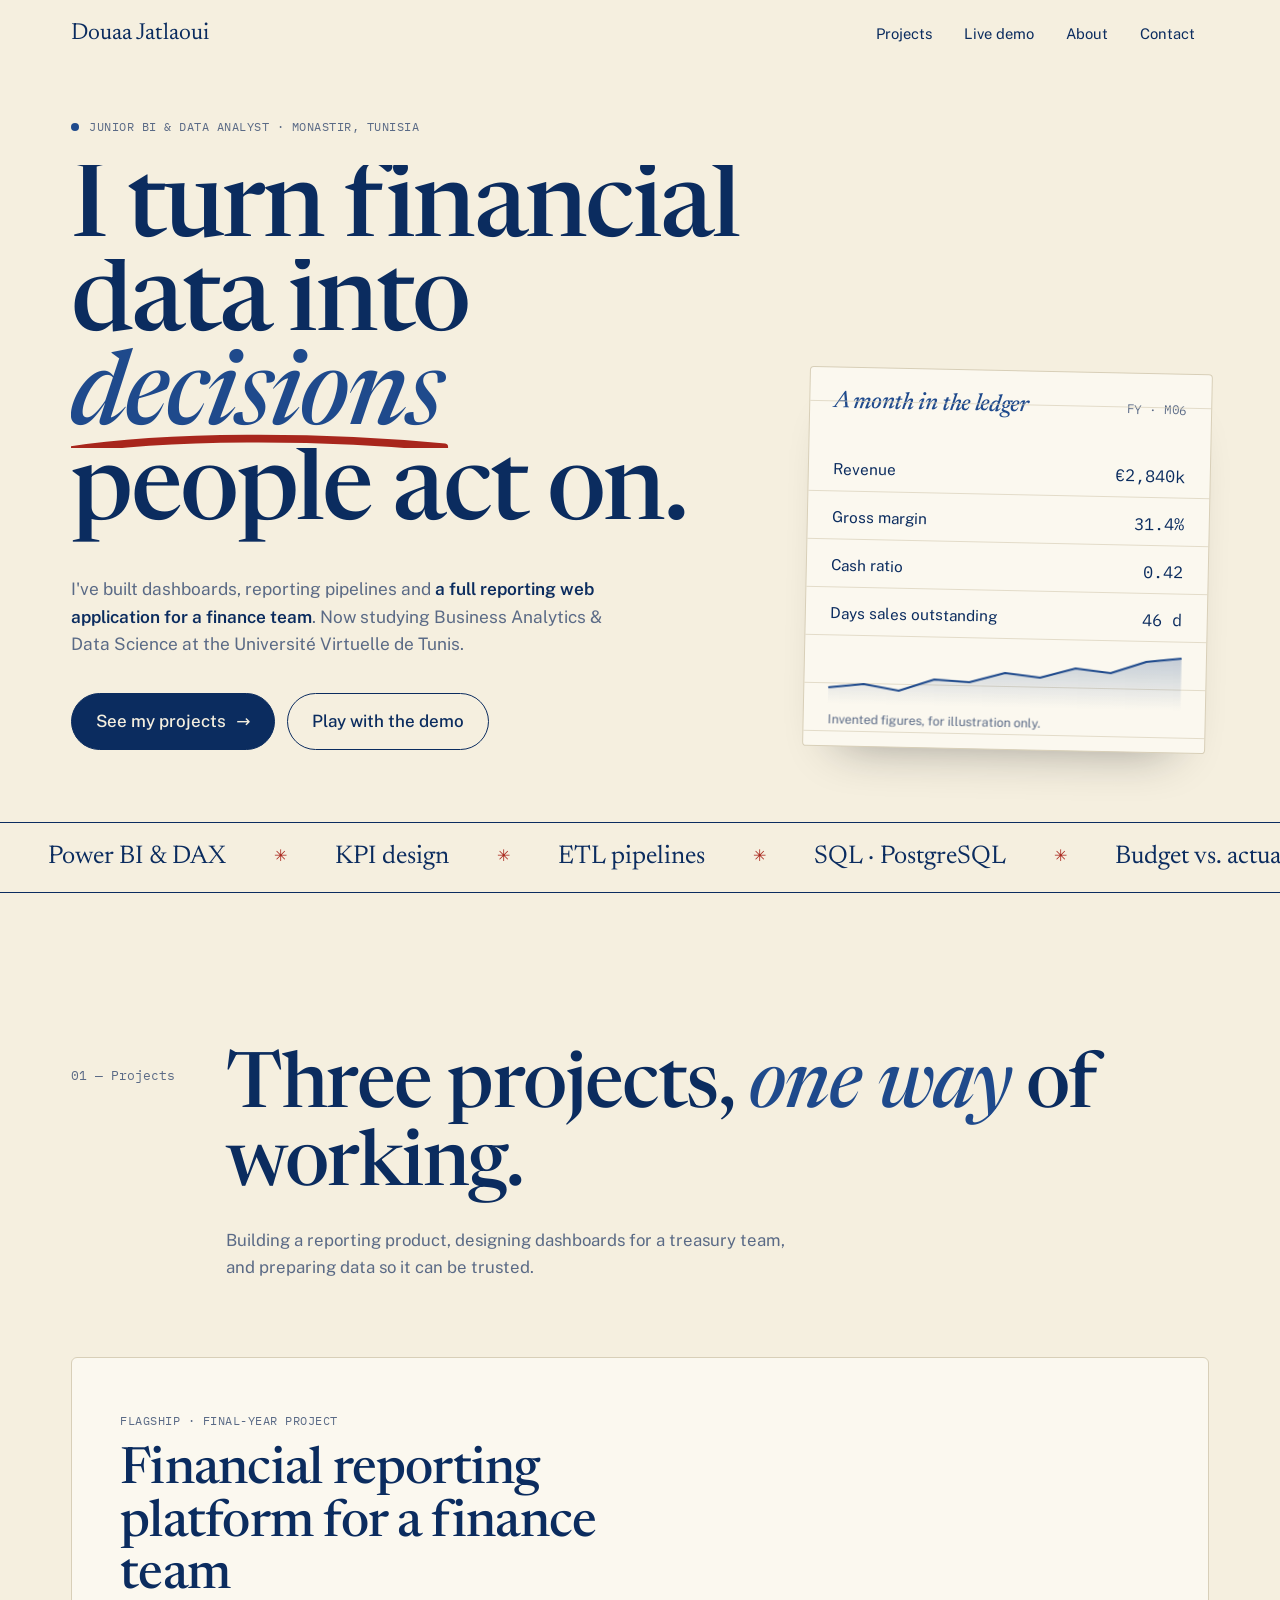
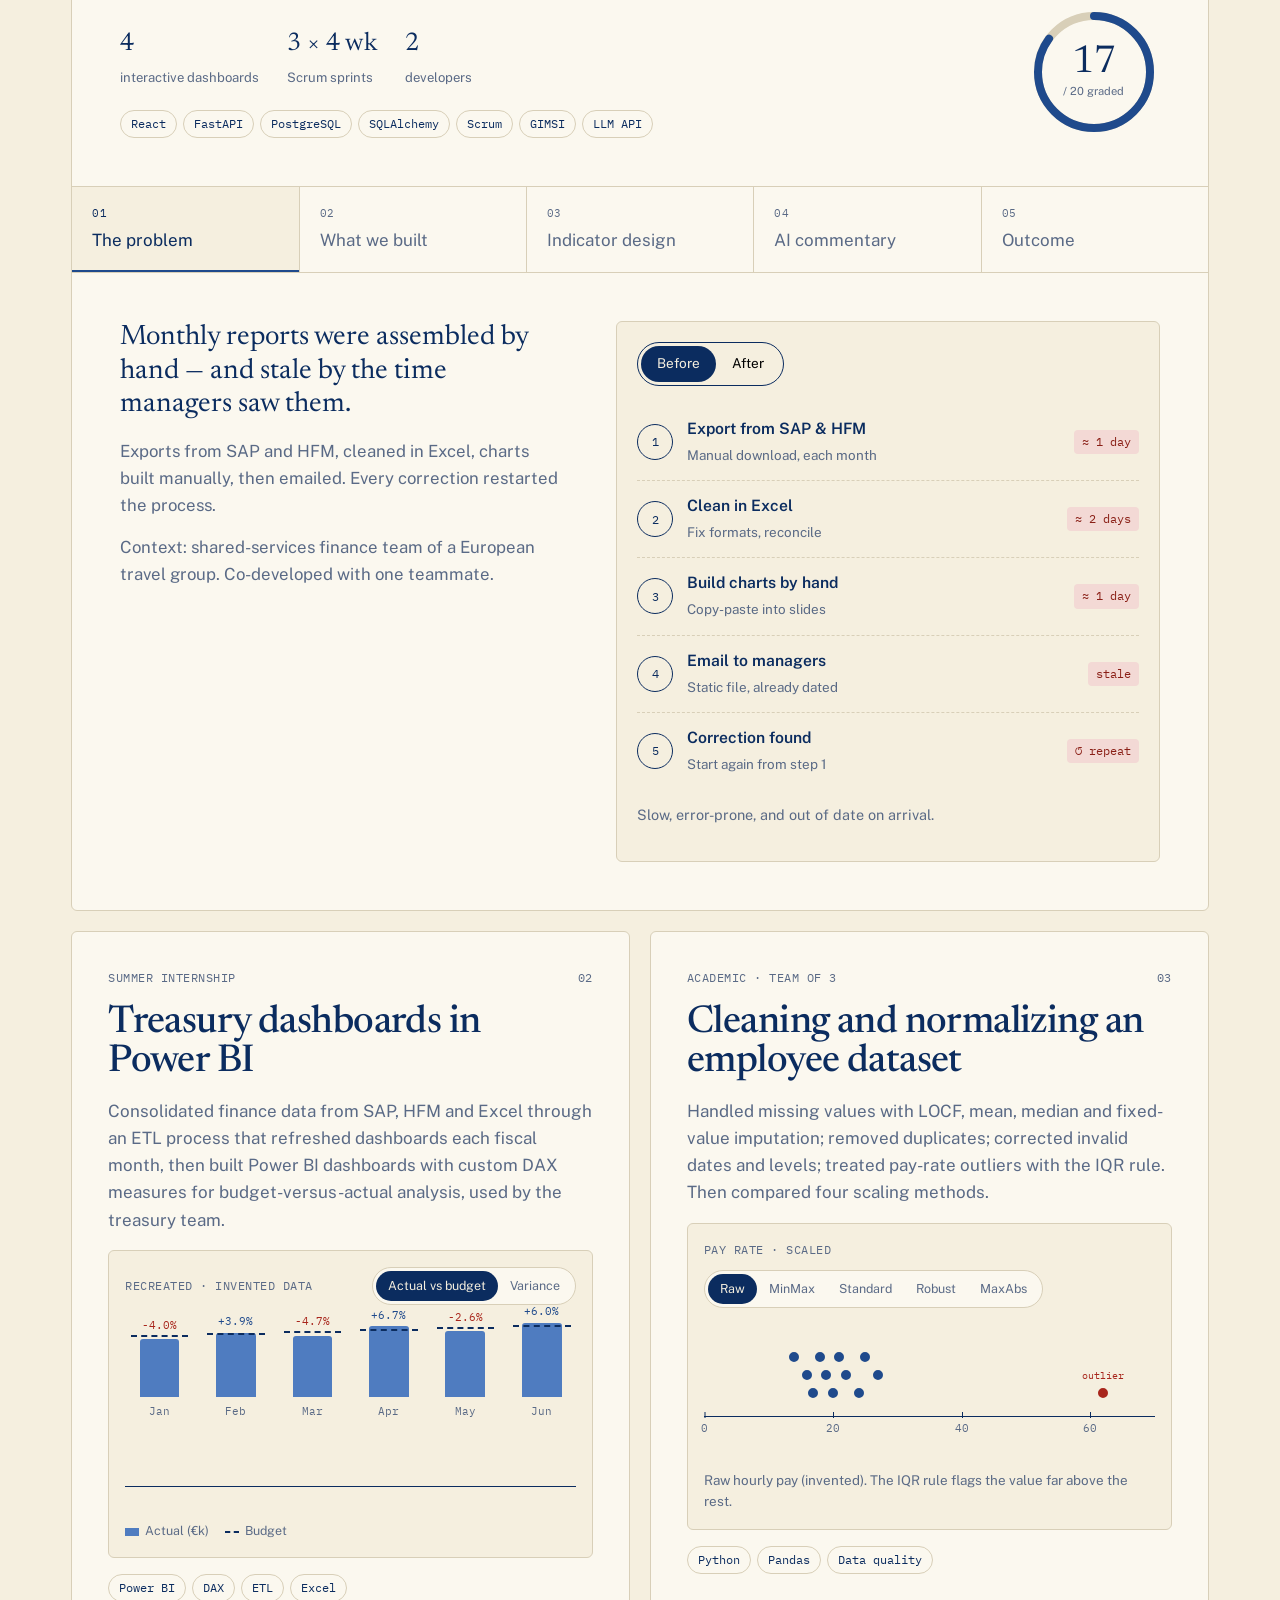
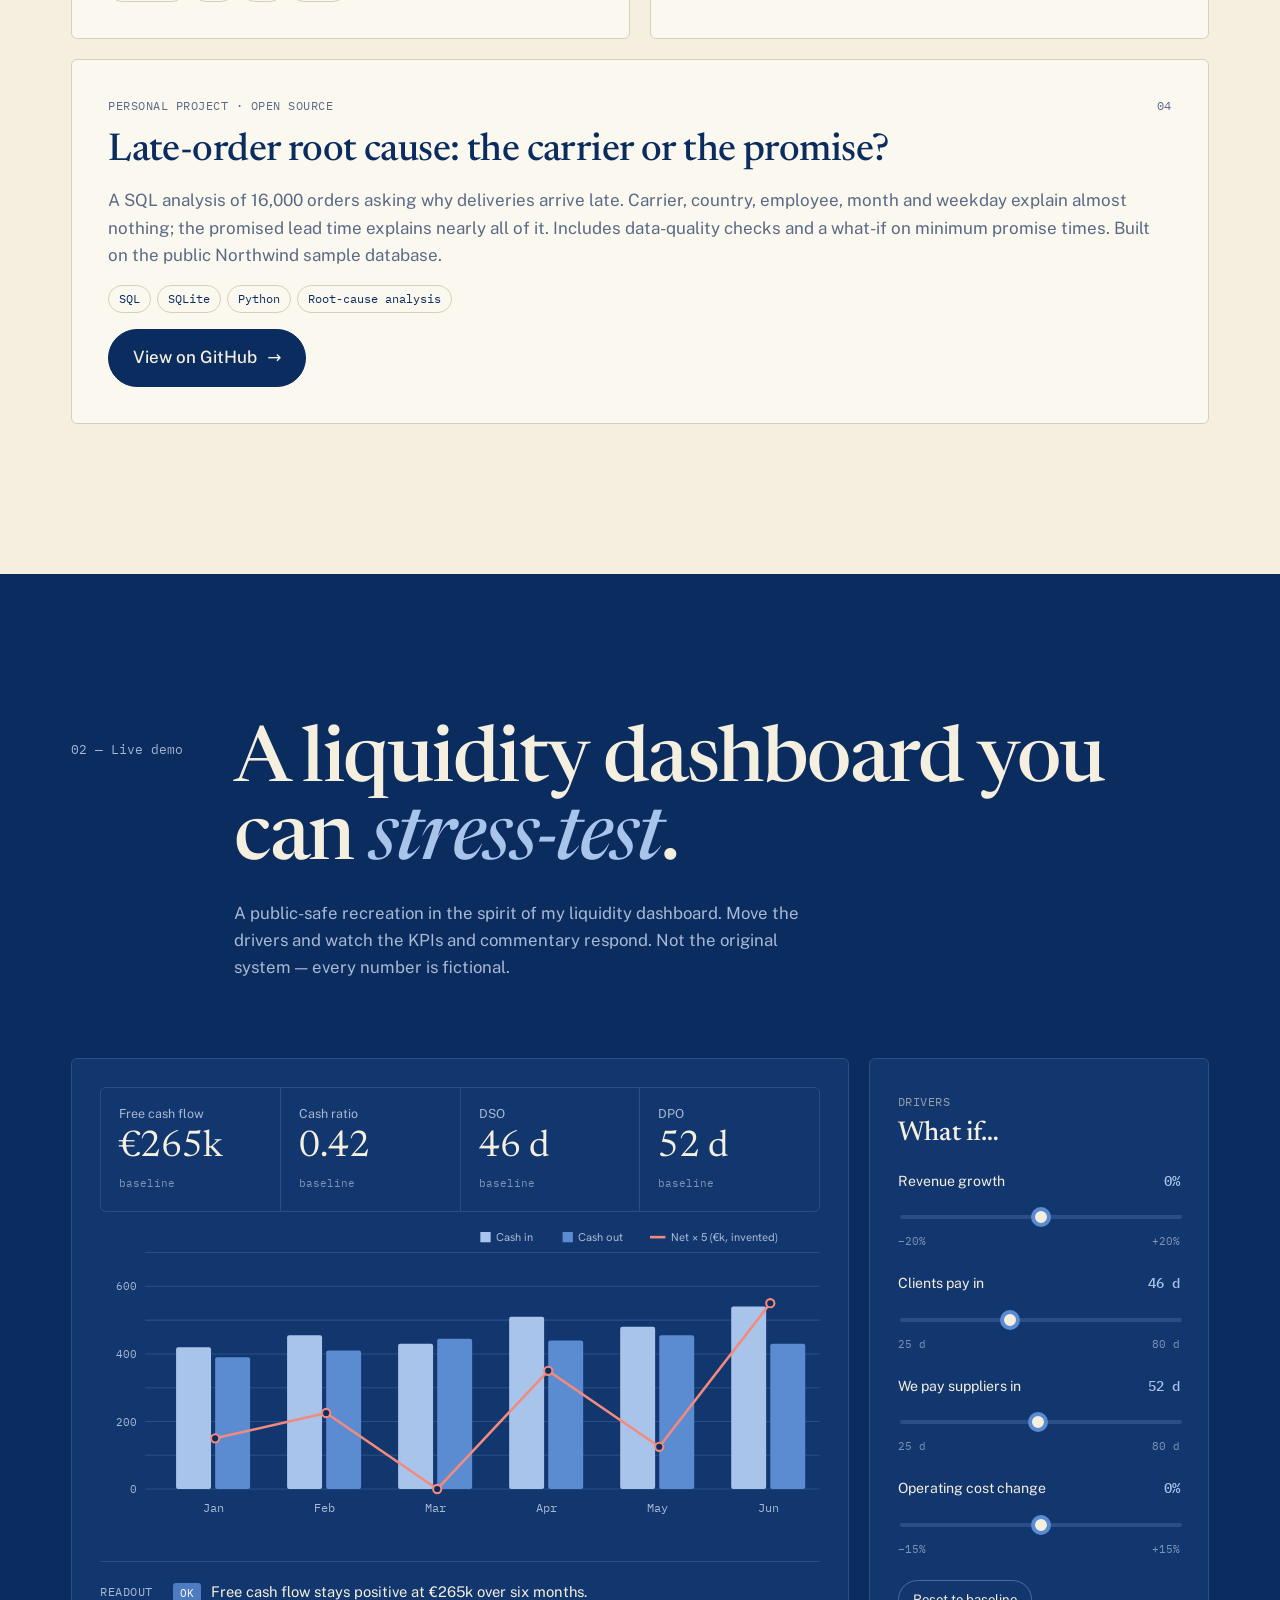
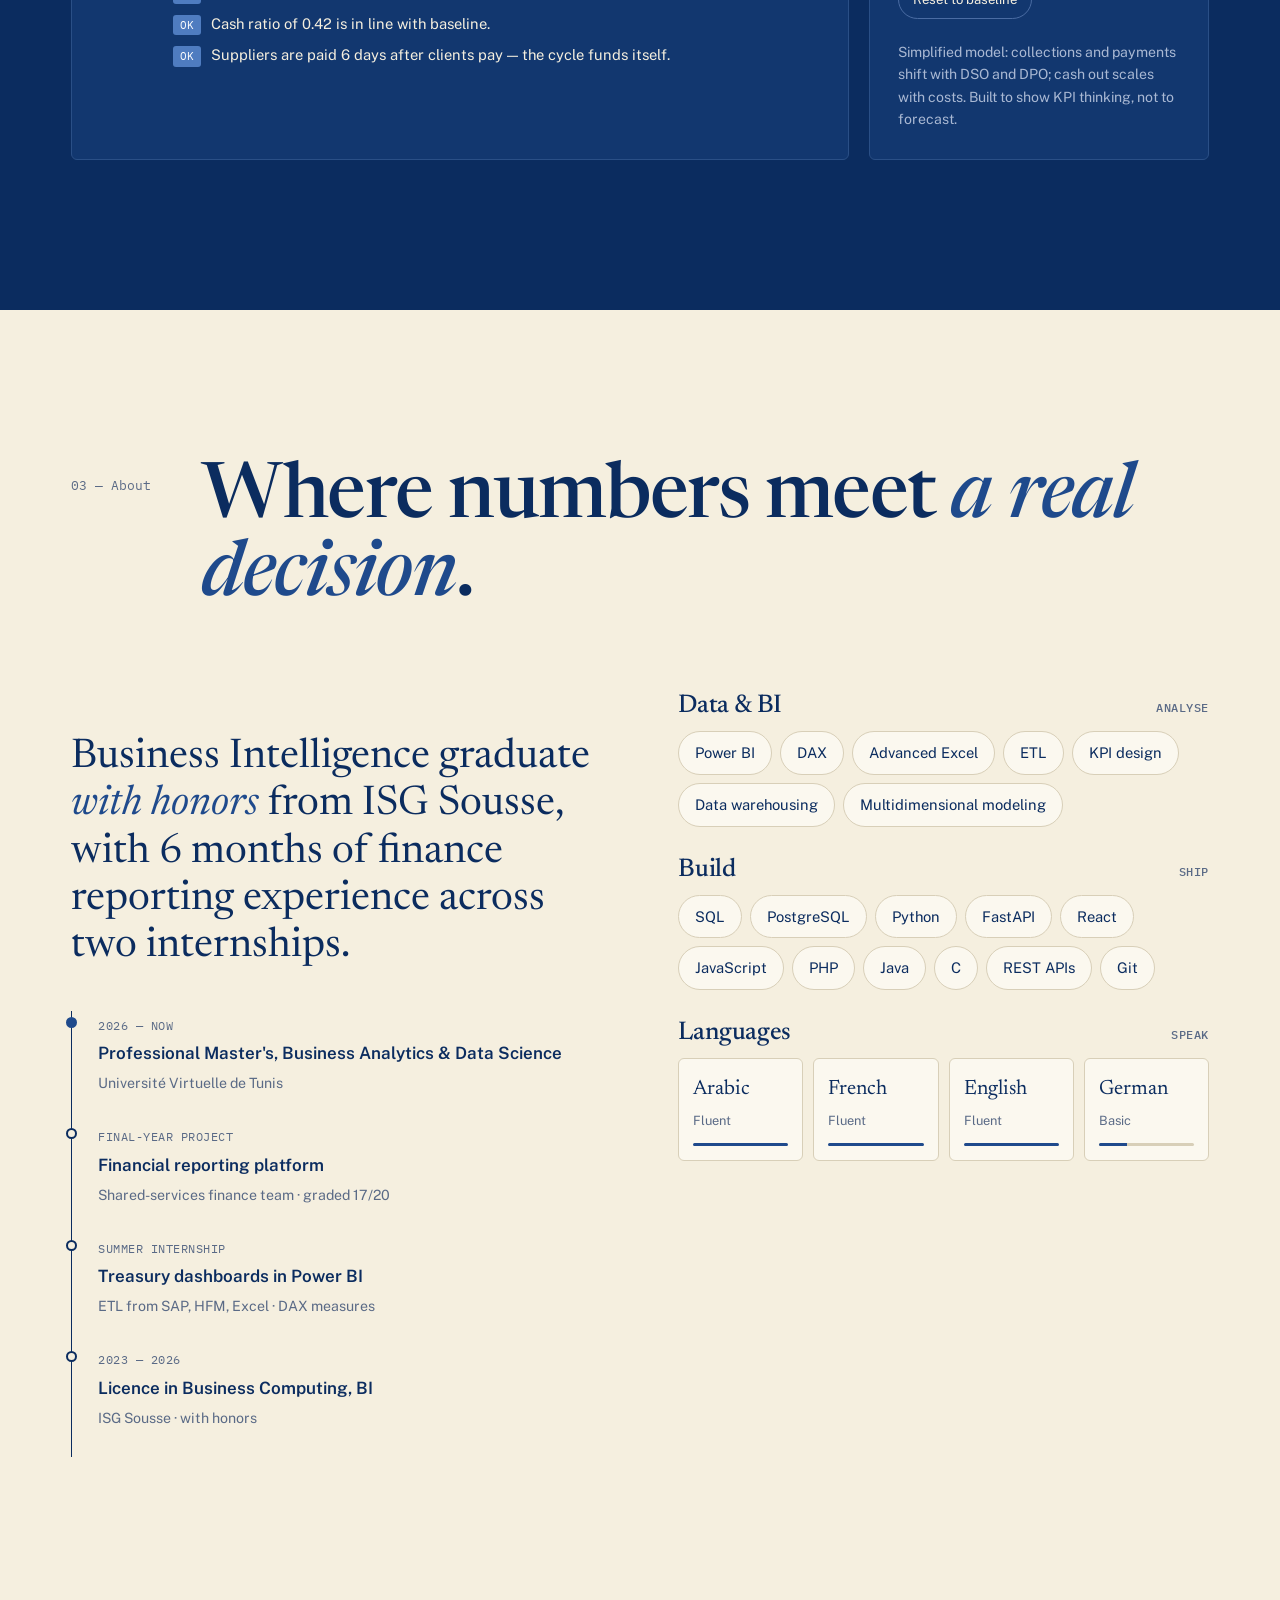
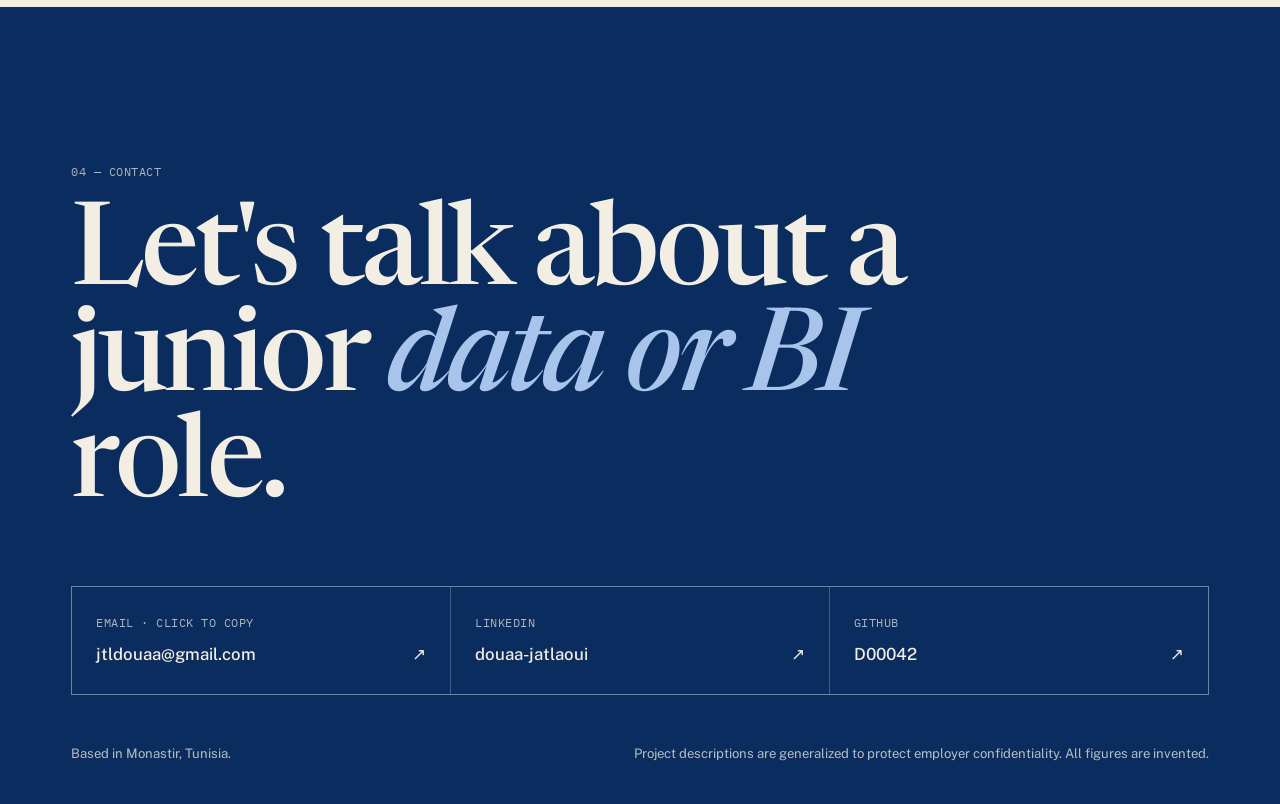
<file: index.html>
<!DOCTYPE html>
<html lang="en">
<head>
<meta charset="utf-8">
<meta name="viewport" content="width=device-width, initial-scale=1, viewport-fit=cover">
<title>Douaa Jatlaoui – Business Intelligence & Data Analyst</title>
<link rel="preconnect" href="https://fonts.googleapis.com">
<link rel="preconnect" href="https://fonts.gstatic.com" crossorigin>
<link href="https://fonts.googleapis.com/css2?family=Instrument+Serif:ital@0;1&family=Hanken+Grotesk:wght@400;500;600&family=IBM+Plex+Mono:wght@400;500&display=swap" rel="stylesheet">
<link rel="stylesheet" href="portfolio.css">
<link rel="stylesheet" href="theme-blue.css">
</head>
<body>

<nav class="nav" id="nav">
  <div class="wrap">
    <a class="name" href="#top">Douaa Jatlaoui</a>
    <ul>
      <li><a href="#work">Projects</a></li>
      <li><a href="#demo">Live demo</a></li>
      <li><a href="#about">About</a></li>
      <li><a href="#contact">Contact</a></li>
    </ul>
  </div>
  <div class="bar" id="bar"></div>
</nav>

<!-- ============ HERO ============ -->
<header class="hero" id="top" data-screen-label="01 Hero">
  <div class="wrap hero-grid">
    <div>
      <div class="eyebrow mono"><i></i>Junior BI &amp; Data Analyst · Monastir, Tunisia</div>
      <h1>
        <span class="line"><span>I turn financial</span></span>
        <span class="line"><span>data into <span class="hl">decisions<svg viewBox="0 0 300 20" preserveAspectRatio="none"><path d="M3 14 C 80 4, 200 4, 297 12"/></svg></span></span></span>
        <span class="line"><span>people act on.</span></span>
      </h1>
      <p class="intro">I've built dashboards, reporting pipelines and <b>a full reporting web application for a finance team</b>. Now studying Business Analytics &amp; Data Science at the Université Virtuelle de Tunis.</p>
      <div class="btns">
        <a class="btn p" href="#work">See my projects <span class="arr">→</span></a>
        <a class="btn" href="#demo">Play with the demo</a>
      </div>
    </div>

    <aside class="ledger" aria-label="Illustrative KPI ledger">
      <header><h2>A month in the ledger</h2><span class="mono" style="color:var(--muted)">FY · M06</span></header>
      <div class="row"><span>Revenue</span><span class="v" data-v="2840" data-p="€" data-s="k">0</span></div>
      <div class="row"><span>Gross margin</span><span class="v" data-v="31.4" data-s="%">0</span></div>
      <div class="row"><span>Cash ratio</span><span class="v" data-v="0.42">0</span></div>
      <div class="row"><span>Days sales outstanding</span><span class="v" data-v="46" data-s=" d">0</span></div>
      <div class="spark">
        <svg viewBox="0 0 300 60" preserveAspectRatio="none">
          <defs><linearGradient id="sg" x1="0" x2="0" y1="0" y2="1"><stop offset="0" stop-color="#2E6A4E" stop-opacity=".25"/><stop offset="1" stop-color="#2E6A4E" stop-opacity="0"/></linearGradient></defs>
          <path class="area" d="M0 44 L30 40 L60 46 L90 34 L120 36 L150 26 L180 30 L210 20 L240 24 L270 12 L300 8 L300 60 L0 60Z"/>
          <path d="M0 44 L30 40 L60 46 L90 34 L120 36 L150 26 L180 30 L210 20 L240 24 L270 12 L300 8"/>
        </svg>
      </div>
      <p class="note">Invented figures, for illustration only.</p>
    </aside>
  </div>

  <div class="ticker" aria-hidden="true">
    <div class="track">
      <span>Power BI &amp; DAX</span><span>KPI design</span><span>ETL pipelines</span><span>SQL · PostgreSQL</span><span>Budget vs. actual</span><span>FastAPI · React</span><span>Data quality</span><span>GIMSI method</span>
      <span>Power BI &amp; DAX</span><span>KPI design</span><span>ETL pipelines</span><span>SQL · PostgreSQL</span><span>Budget vs. actual</span><span>FastAPI · React</span><span>Data quality</span><span>GIMSI method</span>
    </div>
  </div>
</header>

<!-- ============ WORK ============ -->
<section id="work" data-screen-label="02 Projects">
  <div class="wrap">
    <div class="sec-head reveal">
      <span class="num">01 — Projects</span>
      <div>
        <h2>Three projects, <em>one way</em> of working.</h2>
        <p>Building a reporting product, designing dashboards for a treasury team, and preparing data so it can be trusted.</p>
      </div>
    </div>

    <article class="case reveal">
      <div class="case-top">
        <div>
          <span class="mono" style="color:var(--muted)">Flagship · Final-year project</span>
          <h3 style="margin-top:12px">Financial reporting platform for a finance team</h3>
          <div class="meta">
            <div><b>4</b><span>interactive dashboards</span></div>
            <div><b>3 × 4 wk</b><span>Scrum sprints</span></div>
            <div><b>2</b><span>developers</span></div>
          </div>
          <ul class="tags" style="margin-top:22px"><li>React</li><li>FastAPI</li><li>PostgreSQL</li><li>SQLAlchemy</li><li>Scrum</li><li>GIMSI</li><li>LLM API</li></ul>
        </div>
        <div class="grade" id="grade">
          <svg viewBox="0 0 132 132"><circle class="bg" cx="66" cy="66" r="56"/><circle class="fg" cx="66" cy="66" r="56"/></svg>
          <div><b>17</b><span>/ 20 graded</span></div>
        </div>
      </div>

      <div class="tabs" role="tablist">
        <button class="on" data-t="0" role="tab"><span class="mono">01</span>The problem</button>
        <button data-t="1" role="tab"><span class="mono">02</span>What we built</button>
        <button data-t="2" role="tab"><span class="mono">03</span>Indicator design</button>
        <button data-t="3" role="tab"><span class="mono">04</span>AI commentary</button>
        <button data-t="4" role="tab"><span class="mono">05</span>Outcome</button>
      </div>

      <!-- 01 problem -->
      <div class="panel on" data-p="0">
        <div class="txt">
          <p class="big">Monthly reports were assembled by hand — and stale by the time managers saw them.</p>
          <p class="muted">Exports from SAP and HFM, cleaned in Excel, charts built manually, then emailed. Every correction restarted the process.</p>
          <p class="muted">Context: shared-services finance team of a European travel group. Co-developed with one teammate.</p>
        </div>
        <div class="flow">
          <div class="switch"><button class="on" data-f="before">Before</button><button data-f="after">After</button></div>
          <div class="steps before" id="steps"></div>
          <p class="verdict" id="verdict"></p>
        </div>
      </div>

      <!-- 02 built -->
      <div class="panel" data-p="1">
        <div class="txt">
          <p class="big">A web app where the team enters data and reads live dashboards.</p>
          <p class="muted">Data is managed in four categories. Role-based access lets a manager decide who sees which dashboard.</p>
          <div class="cats"><span>Revenue &amp; expenses</span><span>Assets &amp; liabilities</span><span>Cash flow</span><span>Clients</span></div>
        </div>
        <div class="dashes" id="dashes"></div>
      </div>

      <!-- 03 GIMSI -->
      <div class="panel" data-p="2">
        <div class="txt">
          <p class="big">From objectives to KPIs, with the GIMSI method.</p>
          <p class="muted">Each indicator has a documented purpose, formula and source table. Company-specific definitions are stated openly.</p>
          <p class="muted">Pick an objective, then a KPI, to see how it was defined.</p>
        </div>
        <div class="gimsi">
          <div><div class="mono colhead">Objective</div><div class="objs" id="objs"></div></div>
          <div><div class="mono colhead">Indicator</div><div class="kpis-list" id="kpiList"></div></div>
          <div class="formula" id="formula"></div>
        </div>
      </div>

      <!-- 04 AI -->
      <div class="panel" data-p="3">
        <div class="txt">
          <p class="big">The language model comments on figures. It does not forecast.</p>
          <p class="muted">The backend sends current KPIs to the Cohere model, which returns written interpretations with risk flags and three forward-looking recommendations. Results are stored so users can revisit them.</p>
        </div>
        <div class="ai">
          <div class="bar"><span class="mono">Commentary · M06 · sample</span><button id="regen">Generate ↻</button></div>
          <div class="out" id="aiOut"></div>
          <div class="foot">Simulated output with invented figures, written to mirror the app's format.</div>
        </div>
      </div>

      <!-- 05 outcome -->
      <div class="panel" data-p="4">
        <div class="txt">
          <p class="big">End-to-end ownership, delivered in three sprints.</p>
          <p class="muted">From requirements to testing, across the full stack.</p>
          <div class="next"><span class="mono">What I'd do next</span>Add automated SAP and HFM connectors, and alerts for flagged risks.</div>
        </div>
        <div>
          <div class="sprints">
            <div class="sprint"><span class="mono">Sprint 1</span><b>Model</b><small>Requirements, data model, API</small></div>
            <div class="sprint"><span class="mono">Sprint 2</span><b>Measure</b><small>KPI logic, dashboards</small></div>
            <div class="sprint"><span class="mono">Sprint 3</span><b>Explain</b><small>AI commentary, access, tests</small></div>
          </div>
          <div class="own"><span>Requirements</span><span>Data model</span><span>REST API</span><span>KPI logic</span><span>Dashboards</span><span>Role-based access</span><span>Testing</span><span>Scrum delivery</span></div>
        </div>
      </div>
    </article>

    <div class="pair">
      <article class="card reveal">
        <div class="k mono"><span>Summer internship</span><span>02</span></div>
        <h3>Treasury dashboards in Power&nbsp;BI</h3>
        <p>Consolidated finance data from SAP, HFM and Excel through an ETL process that refreshed dashboards each fiscal month, then built Power BI dashboards with custom DAX measures for budget-versus-actual analysis, used by the treasury team.</p>
        <div class="viz">
          <div class="viz-top"><span class="mono" style="color:var(--muted)">Recreated · invented data</span>
            <div class="seg" id="bvaSeg"><button class="on" data-m="abs">Actual vs budget</button><button data-m="var">Variance</button></div></div>
          <div class="bva" id="bva"></div>
          <div class="legend" id="bvaLegend"></div>
        </div>
        <ul class="tags"><li>Power BI</li><li>DAX</li><li>ETL</li><li>Excel</li></ul>
      </article>

      <article class="card reveal">
        <div class="k mono"><span>Academic · team of 3</span><span>03</span></div>
        <h3>Cleaning and normalizing an employee dataset</h3>
        <p>Handled missing values with LOCF, mean, median and fixed-value imputation; removed duplicates; corrected invalid dates and levels; treated pay-rate outliers with the IQR rule. Then compared four scaling methods.</p>
        <div class="viz">
          <div class="viz-top"><span class="mono" style="color:var(--muted)">Pay rate · scaled</span>
            <div class="seg" id="scaleSeg"><button class="on" data-s="raw">Raw</button><button data-s="minmax">MinMax</button><button data-s="std">Standard</button><button data-s="robust">Robust</button><button data-s="maxabs">MaxAbs</button></div></div>
          <div class="scale" id="scale"></div>
          <p class="scale-note" id="scaleNote"></p>
        </div>
        <ul class="tags"><li>Python</li><li>Pandas</li><li>Data quality</li></ul>
      </article>
        <article class="card reveal" style="grid-column:1/-1">
  <div class="k mono"><span>Personal project · open source</span><span>04</span></div>
  <h3>Late-order root cause: the carrier or the promise?</h3>
  <p>A SQL analysis of 16,000 orders asking why deliveries arrive late. Carrier, country, employee, month and weekday explain almost nothing; the promised lead time explains nearly all of it. Includes data-quality checks and a what-if on minimum promise times. Built on the public Northwind sample database.</p>
  <ul class="tags"><li>SQL</li><li>SQLite</li><li>Python</li><li>Root-cause analysis</li></ul>
  <a class="btn p" href="https://github.com/D00042/late-order-root-cause" target="_blank" rel="noopener" style="align-self:flex-start">View on GitHub <span class="arr">→</span></a>
</article>
    </div>
  </div>
</section>

<!-- ============ DEMO ============ -->
<section id="demo" data-screen-label="03 Demo">
  <div class="wrap">
    <div class="sec-head reveal">
      <span class="num">02 — Live demo</span>
      <div>
        <h2>A liquidity dashboard you can <em>stress-test</em>.</h2>
        <p>A public-safe recreation in the spirit of my liquidity dashboard. Move the drivers and watch the KPIs and commentary respond. Not the original system — every number is fictional.</p>
      </div>
    </div>

    <div class="board reveal">
      <div class="panel-d">
        <div class="kpi-row">
          <div><span>Free cash flow</span><b id="kFcf">—</b><small id="dFcf"></small></div>
          <div><span>Cash ratio</span><b id="kCr">—</b><small id="dCr"></small></div>
          <div><span>DSO</span><b id="kDso">—</b><small id="dDso"></small></div>
          <div><span>DPO</span><b id="kDpo">—</b><small id="dDpo"></small></div>
        </div>
        <div class="chart-d" id="chartD"><svg id="cd" viewBox="0 0 700 300"></svg><div class="tip" id="tip"></div></div>
        <div class="commentary">
          <span class="mono">Readout</span>
          <ul id="readout"></ul>
        </div>
      </div>
      <div class="panel-d ctrl">
        <div><span class="mono" style="color:#9A9EA6">Drivers</span><h3 style="margin-top:6px">What if…</h3></div>
        <div class="sl"><label>Revenue growth <b id="vG">+0%</b></label><input type="range" id="sG" min="-20" max="20" value="0"><small><span>−20%</span><span>+20%</span></small></div>
        <div class="sl"><label>Clients pay in <b id="vD">46 d</b></label><input type="range" id="sD" min="25" max="80" value="46"><small><span>25 d</span><span>80 d</span></small></div>
        <div class="sl"><label>We pay suppliers in <b id="vP">52 d</b></label><input type="range" id="sP" min="25" max="80" value="52"><small><span>25 d</span><span>80 d</span></small></div>
        <div class="sl"><label>Operating cost change <b id="vC">+0%</b></label><input type="range" id="sC" min="-15" max="15" value="0"><small><span>−15%</span><span>+15%</span></small></div>
        <button class="reset" id="reset">Reset to baseline</button>
        <p>Simplified model: collections and payments shift with DSO and DPO; cash out scales with costs. Built to show KPI thinking, not to forecast.</p>
      </div>
    </div>
  </div>
</section>

<!-- ============ ABOUT ============ -->
<section id="about" data-screen-label="04 About">
  <div class="wrap">
    <div class="sec-head reveal">
      <span class="num">03 — About</span>
      <div><h2>Where numbers meet <em>a real decision</em>.</h2></div>
    </div>
    <div class="about-grid">
      <div class="reveal">
        <p class="statement">Business Intelligence graduate <em>with honors</em> from ISG Sousse, with 6 months of finance reporting experience across two internships.</p>
        <ul class="timeline">
          <li class="now"><span class="mono">2026 — now</span><b>Professional Master's, Business Analytics &amp; Data Science</b><small>Université Virtuelle de Tunis</small></li>
          <li><span class="mono">Final-year project</span><b>Financial reporting platform</b><small>Shared-services finance team · graded 17/20</small></li>
          <li><span class="mono">Summer internship</span><b>Treasury dashboards in Power BI</b><small>ETL from SAP, HFM, Excel · DAX measures</small></li>
          <li><span class="mono">2023 — 2026</span><b>Licence in Business Computing, BI</b><small>ISG Sousse · with honors</small></li>
        </ul>
      </div>
      <div class="skills reveal">
        <div class="skill-group"><h3>Data &amp; BI <span class="mono">analyse</span></h3><div class="chips"><span>Power BI</span><span>DAX</span><span>Advanced Excel</span><span>ETL</span><span>KPI design</span><span>Data warehousing</span><span>Multidimensional modeling</span></div></div>
        <div class="skill-group"><h3>Build <span class="mono">ship</span></h3><div class="chips"><span>SQL</span><span>PostgreSQL</span><span>Python</span><span>FastAPI</span><span>React</span><span>JavaScript</span><span>PHP</span><span>Java</span><span>C</span><span>REST APIs</span><span>Git</span></div></div>
        <div class="skill-group"><h3>Languages <span class="mono">speak</span></h3>
          <div class="langs" id="langs">
            <div class="lang"><b>Arabic</b><small>Fluent</small><div class="meter"><i data-w="100"></i></div></div>
            <div class="lang"><b>French</b><small>Fluent</small><div class="meter"><i data-w="100"></i></div></div>
            <div class="lang"><b>English</b><small>Fluent</small><div class="meter"><i data-w="100"></i></div></div>
            <div class="lang"><b>German</b><small>Basic</small><div class="meter"><i data-w="30"></i></div></div>
          </div>
        </div>
      </div>
    </div>
  </div>
</section>

<!-- ============ CONTACT ============ -->
<footer class="contact" id="contact" data-screen-label="05 Contact">
  <div class="wrap">
    <span class="mono" style="opacity:.7">04 — Contact</span>
    <h2 style="margin-top:20px">Let's talk about a junior <em>data or BI</em> role.</h2>
    <div class="links">
      <a href="mailto:jtldouaa@gmail.com" id="mail"><span class="mono">Email · click to copy</span><b>jtldouaa@gmail.com <span>↗</span></b></a>
      <a href="https://linkedin.com/in/douaa-jatlaoui-030725327" target="_blank" rel="noopener"><span class="mono">LinkedIn</span><b>douaa-jatlaoui <span>↗</span></b></a>
      <a href="https://github.com/D00042" target="_blank" rel="noopener"><span class="mono">GitHub</span><b>D00042 <span>↗</span></b></a>
    </div>
    <div class="foot"><span>Based in Monastir, Tunisia.</span><span>Project descriptions are generalized to protect employer confidentiality. All figures are invented.</span></div>
  </div>
</footer>
<div class="copy-toast" id="toast">Email copied to clipboard</div>

<script src="portfolio.js"></script>
</body>
</html>
</file>
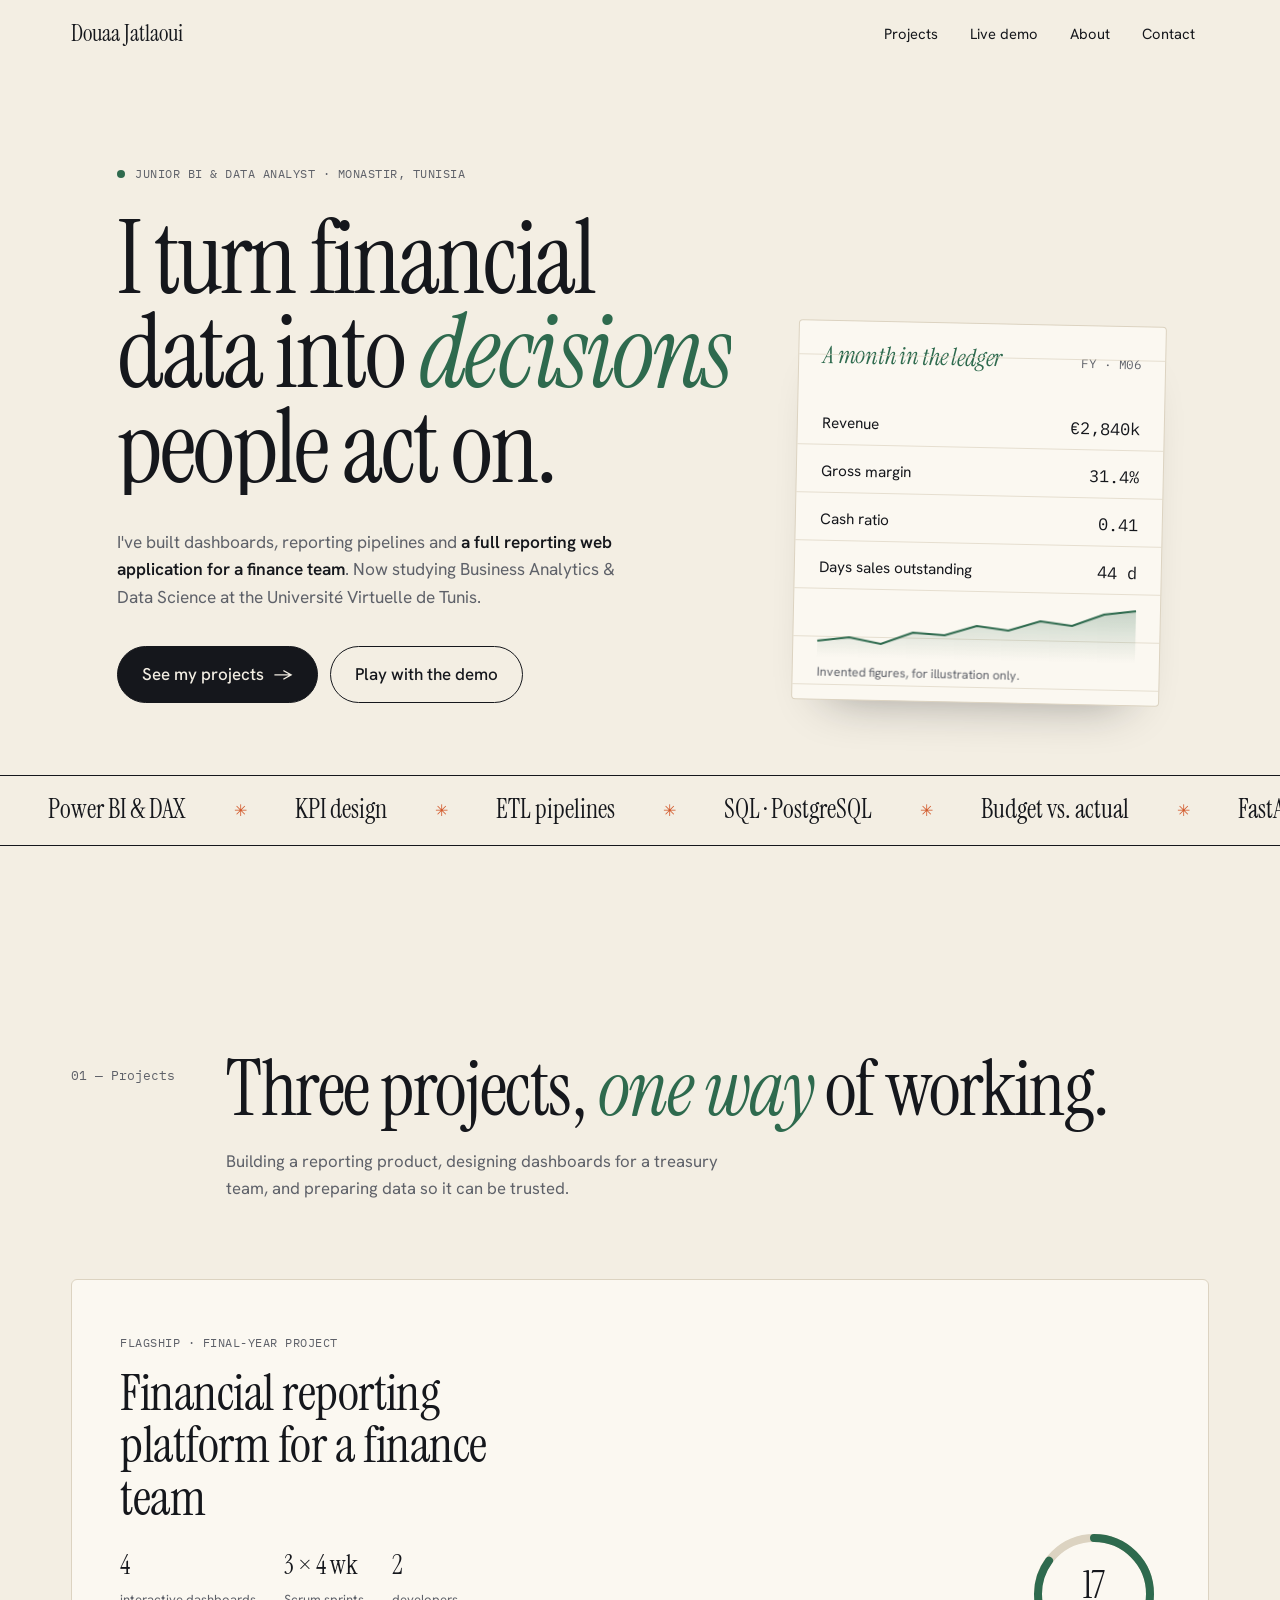
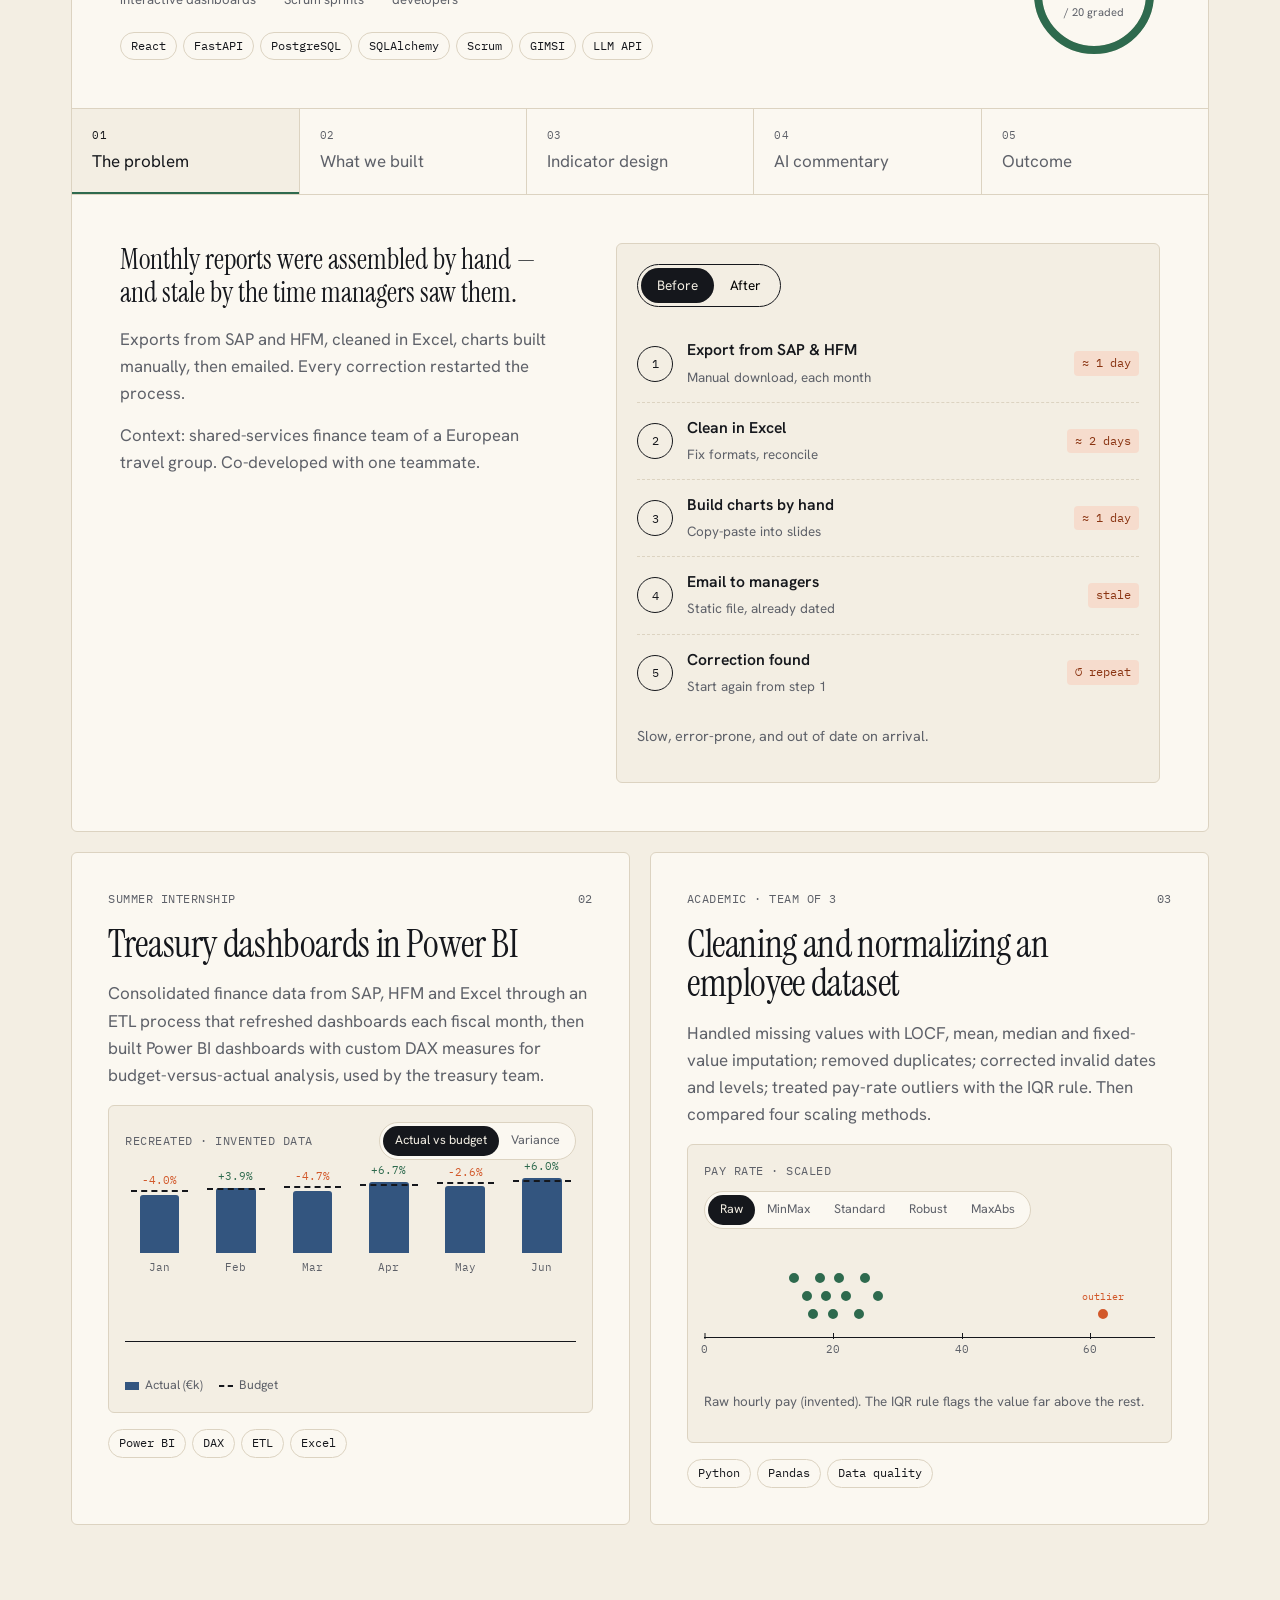
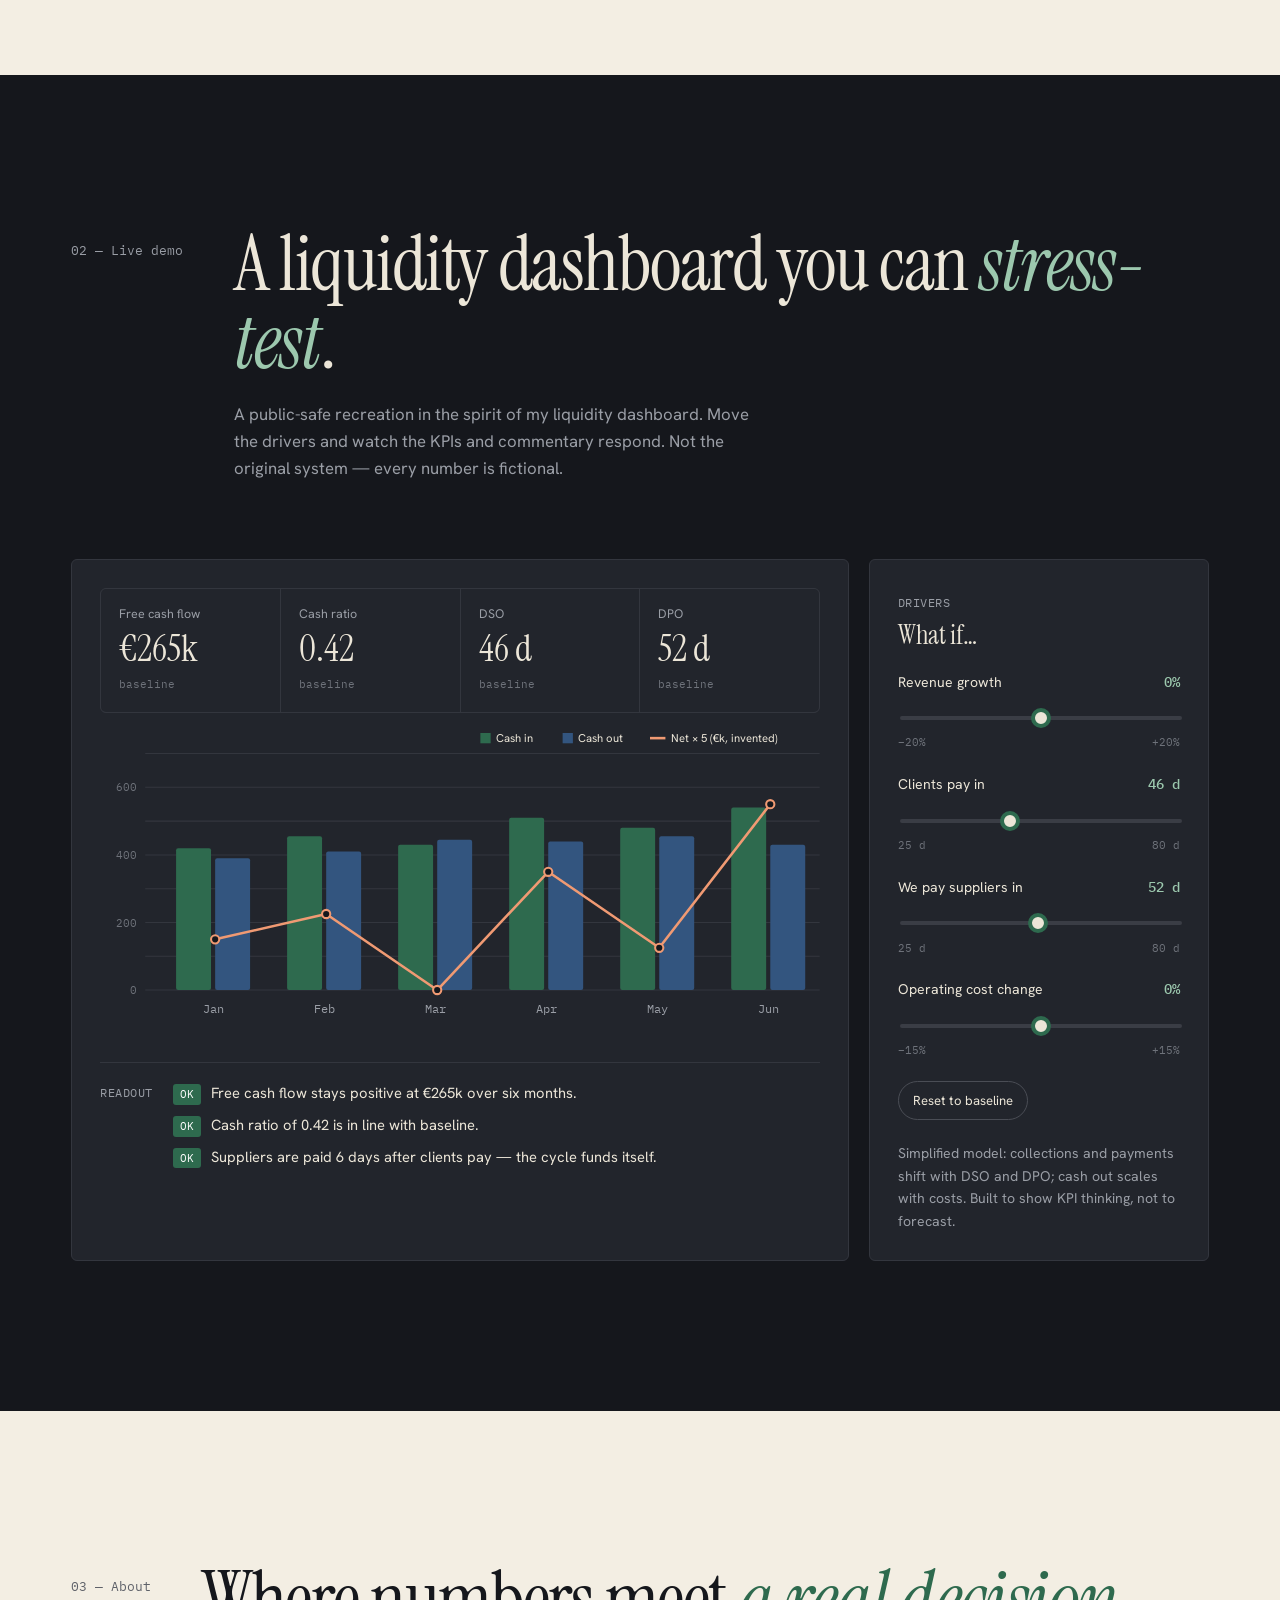
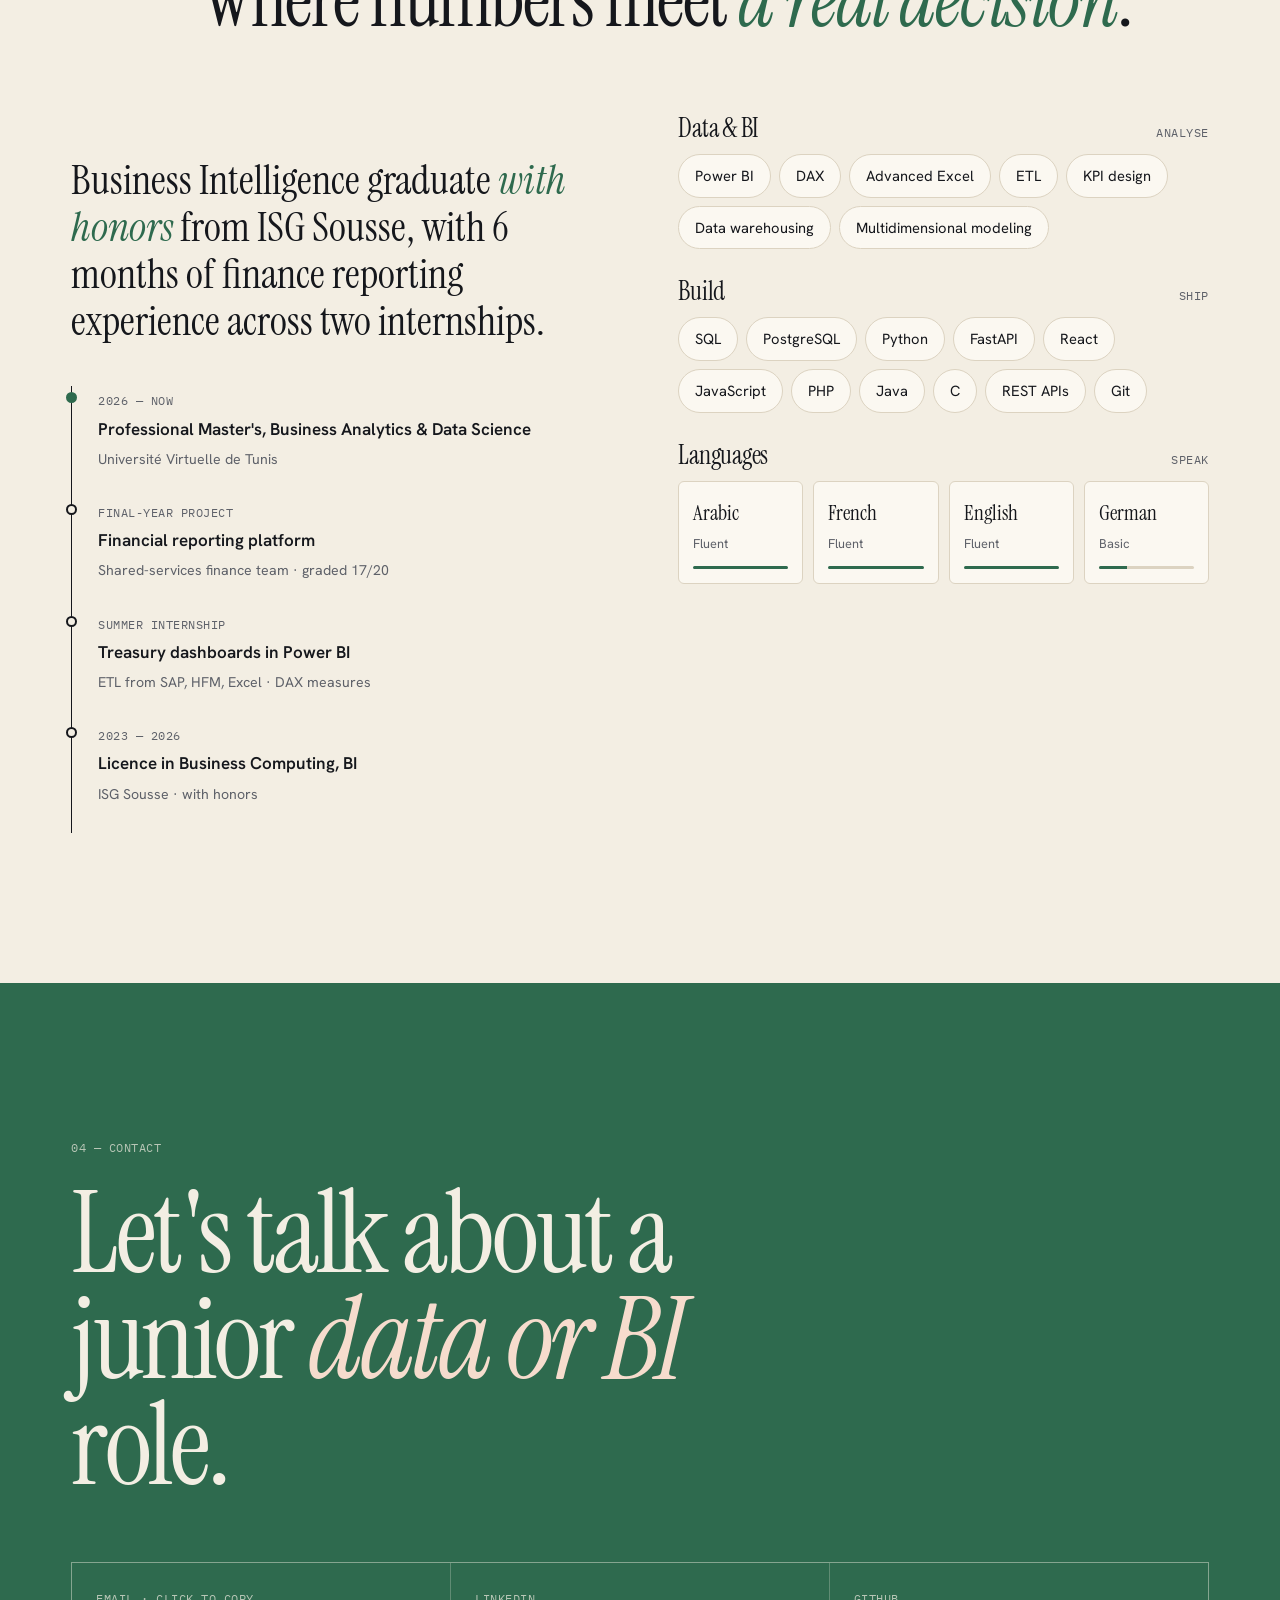
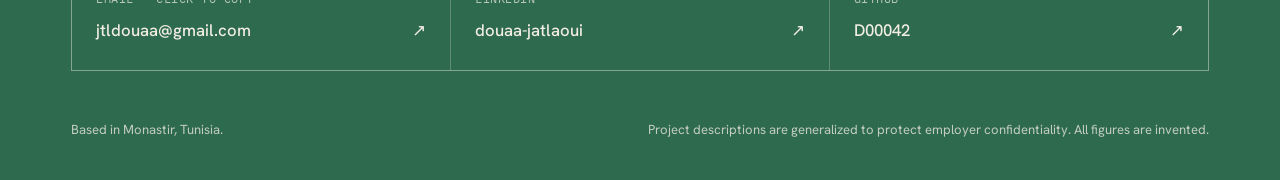
<file: Portfolio.html>
<!DOCTYPE html>
<html lang="en">
<head>
<meta charset="utf-8">
<meta name="viewport" content="width=device-width, initial-scale=1, viewport-fit=cover">
<title>Douaa Jatlaoui – Business Intelligence & Data Analyst</title>
<link rel="preconnect" href="https://fonts.googleapis.com">
<link rel="preconnect" href="https://fonts.gstatic.com" crossorigin>
<link href="https://fonts.googleapis.com/css2?family=Instrument+Serif:ital@0;1&family=Hanken+Grotesk:wght@400;500;600&family=IBM+Plex+Mono:wght@400;500&display=swap" rel="stylesheet">
<link rel="stylesheet" href="portfolio.css">
</head>
<body>

<nav class="nav" id="nav">
  <div class="wrap">
    <a class="name" href="#top">Douaa Jatlaoui</a>
    <ul>
      <li><a href="#work">Projects</a></li>
      <li><a href="#demo">Live demo</a></li>
      <li><a href="#about">About</a></li>
      <li><a href="#contact">Contact</a></li>
    </ul>
  </div>
  <div class="bar" id="bar"></div>
</nav>

<!-- ============ HERO ============ -->
<header class="hero" id="top" data-screen-label="01 Hero">
  <div class="wrap hero-grid">
    <div>
      <div class="eyebrow mono"><i></i>Junior BI &amp; Data Analyst · Monastir, Tunisia</div>
      <h1>
        <span class="line"><span>I turn financial</span></span>
        <span class="line"><span>data into <span class="hl">decisions<svg viewBox="0 0 300 20" preserveAspectRatio="none"><path d="M3 14 C 80 4, 200 4, 297 12"/></svg></span></span></span>
        <span class="line"><span>people act on.</span></span>
      </h1>
      <p class="intro">I've built dashboards, reporting pipelines and <b>a full reporting web application for a finance team</b>. Now studying Business Analytics &amp; Data Science at the Université Virtuelle de Tunis.</p>
      <div class="btns">
        <a class="btn p" href="#work">See my projects <span class="arr">→</span></a>
        <a class="btn" href="#demo">Play with the demo</a>
      </div>
    </div>

    <aside class="ledger" aria-label="Illustrative KPI ledger">
      <header><h2>A month in the ledger</h2><span class="mono" style="color:var(--muted)">FY · M06</span></header>
      <div class="row"><span>Revenue</span><span class="v" data-v="2840" data-p="€" data-s="k">0</span></div>
      <div class="row"><span>Gross margin</span><span class="v" data-v="31.4" data-s="%">0</span></div>
      <div class="row"><span>Cash ratio</span><span class="v" data-v="0.42">0</span></div>
      <div class="row"><span>Days sales outstanding</span><span class="v" data-v="46" data-s=" d">0</span></div>
      <div class="spark">
        <svg viewBox="0 0 300 60" preserveAspectRatio="none">
          <defs><linearGradient id="sg" x1="0" x2="0" y1="0" y2="1"><stop offset="0" stop-color="#2E6A4E" stop-opacity=".25"/><stop offset="1" stop-color="#2E6A4E" stop-opacity="0"/></linearGradient></defs>
          <path class="area" d="M0 44 L30 40 L60 46 L90 34 L120 36 L150 26 L180 30 L210 20 L240 24 L270 12 L300 8 L300 60 L0 60Z"/>
          <path d="M0 44 L30 40 L60 46 L90 34 L120 36 L150 26 L180 30 L210 20 L240 24 L270 12 L300 8"/>
        </svg>
      </div>
      <p class="note">Invented figures, for illustration only.</p>
    </aside>
  </div>

  <div class="ticker" aria-hidden="true">
    <div class="track">
      <span>Power BI &amp; DAX</span><span>KPI design</span><span>ETL pipelines</span><span>SQL · PostgreSQL</span><span>Budget vs. actual</span><span>FastAPI · React</span><span>Data quality</span><span>GIMSI method</span>
      <span>Power BI &amp; DAX</span><span>KPI design</span><span>ETL pipelines</span><span>SQL · PostgreSQL</span><span>Budget vs. actual</span><span>FastAPI · React</span><span>Data quality</span><span>GIMSI method</span>
    </div>
  </div>
</header>

<!-- ============ WORK ============ -->
<section id="work" data-screen-label="02 Projects">
  <div class="wrap">
    <div class="sec-head reveal">
      <span class="num">01 — Projects</span>
      <div>
        <h2>Three projects, <em>one way</em> of working.</h2>
        <p>Building a reporting product, designing dashboards for a treasury team, and preparing data so it can be trusted.</p>
      </div>
    </div>

    <article class="case reveal">
      <div class="case-top">
        <div>
          <span class="mono" style="color:var(--muted)">Flagship · Final-year project</span>
          <h3 style="margin-top:12px">Financial reporting platform for a finance team</h3>
          <div class="meta">
            <div><b>4</b><span>interactive dashboards</span></div>
            <div><b>3 × 4 wk</b><span>Scrum sprints</span></div>
            <div><b>2</b><span>developers</span></div>
          </div>
          <ul class="tags" style="margin-top:22px"><li>React</li><li>FastAPI</li><li>PostgreSQL</li><li>SQLAlchemy</li><li>Scrum</li><li>GIMSI</li><li>LLM API</li></ul>
        </div>
        <div class="grade" id="grade">
          <svg viewBox="0 0 132 132"><circle class="bg" cx="66" cy="66" r="56"/><circle class="fg" cx="66" cy="66" r="56"/></svg>
          <div><b>17</b><span>/ 20 graded</span></div>
        </div>
      </div>

      <div class="tabs" role="tablist">
        <button class="on" data-t="0" role="tab"><span class="mono">01</span>The problem</button>
        <button data-t="1" role="tab"><span class="mono">02</span>What we built</button>
        <button data-t="2" role="tab"><span class="mono">03</span>Indicator design</button>
        <button data-t="3" role="tab"><span class="mono">04</span>AI commentary</button>
        <button data-t="4" role="tab"><span class="mono">05</span>Outcome</button>
      </div>

      <!-- 01 problem -->
      <div class="panel on" data-p="0">
        <div class="txt">
          <p class="big">Monthly reports were assembled by hand — and stale by the time managers saw them.</p>
          <p class="muted">Exports from SAP and HFM, cleaned in Excel, charts built manually, then emailed. Every correction restarted the process.</p>
          <p class="muted">Context: shared-services finance team of a European travel group. Co-developed with one teammate.</p>
        </div>
        <div class="flow">
          <div class="switch"><button class="on" data-f="before">Before</button><button data-f="after">After</button></div>
          <div class="steps before" id="steps"></div>
          <p class="verdict" id="verdict"></p>
        </div>
      </div>

      <!-- 02 built -->
      <div class="panel" data-p="1">
        <div class="txt">
          <p class="big">A web app where the team enters data and reads live dashboards.</p>
          <p class="muted">Data is managed in four categories. Role-based access lets a manager decide who sees which dashboard.</p>
          <div class="cats"><span>Revenue &amp; expenses</span><span>Assets &amp; liabilities</span><span>Cash flow</span><span>Clients</span></div>
        </div>
        <div class="dashes" id="dashes"></div>
      </div>

      <!-- 03 GIMSI -->
      <div class="panel" data-p="2">
        <div class="txt">
          <p class="big">From objectives to KPIs, with the GIMSI method.</p>
          <p class="muted">Each indicator has a documented purpose, formula and source table. Company-specific definitions are stated openly.</p>
          <p class="muted">Pick an objective, then a KPI, to see how it was defined.</p>
        </div>
        <div class="gimsi">
          <div><div class="mono colhead">Objective</div><div class="objs" id="objs"></div></div>
          <div><div class="mono colhead">Indicator</div><div class="kpis-list" id="kpiList"></div></div>
          <div class="formula" id="formula"></div>
        </div>
      </div>

      <!-- 04 AI -->
      <div class="panel" data-p="3">
        <div class="txt">
          <p class="big">The language model comments on figures. It does not forecast.</p>
          <p class="muted">The backend sends current KPIs to the Cohere model, which returns written interpretations with risk flags and three forward-looking recommendations. Results are stored so users can revisit them.</p>
        </div>
        <div class="ai">
          <div class="bar"><span class="mono">Commentary · M06 · sample</span><button id="regen">Generate ↻</button></div>
          <div class="out" id="aiOut"></div>
          <div class="foot">Simulated output with invented figures, written to mirror the app's format.</div>
        </div>
      </div>

      <!-- 05 outcome -->
      <div class="panel" data-p="4">
        <div class="txt">
          <p class="big">End-to-end ownership, delivered in three sprints.</p>
          <p class="muted">From requirements to testing, across the full stack.</p>
          <div class="next"><span class="mono">What I'd do next</span>Add automated SAP and HFM connectors, and alerts for flagged risks.</div>
        </div>
        <div>
          <div class="sprints">
            <div class="sprint"><span class="mono">Sprint 1</span><b>Model</b><small>Requirements, data model, API</small></div>
            <div class="sprint"><span class="mono">Sprint 2</span><b>Measure</b><small>KPI logic, dashboards</small></div>
            <div class="sprint"><span class="mono">Sprint 3</span><b>Explain</b><small>AI commentary, access, tests</small></div>
          </div>
          <div class="own"><span>Requirements</span><span>Data model</span><span>REST API</span><span>KPI logic</span><span>Dashboards</span><span>Role-based access</span><span>Testing</span><span>Scrum delivery</span></div>
        </div>
      </div>
    </article>

    <div class="pair">
      <article class="card reveal">
        <div class="k mono"><span>Summer internship</span><span>02</span></div>
        <h3>Treasury dashboards in Power&nbsp;BI</h3>
        <p>Consolidated finance data from SAP, HFM and Excel through an ETL process that refreshed dashboards each fiscal month, then built Power BI dashboards with custom DAX measures for budget-versus-actual analysis, used by the treasury team.</p>
        <div class="viz">
          <div class="viz-top"><span class="mono" style="color:var(--muted)">Recreated · invented data</span>
            <div class="seg" id="bvaSeg"><button class="on" data-m="abs">Actual vs budget</button><button data-m="var">Variance</button></div></div>
          <div class="bva" id="bva"></div>
          <div class="legend" id="bvaLegend"></div>
        </div>
        <ul class="tags"><li>Power BI</li><li>DAX</li><li>ETL</li><li>Excel</li></ul>
      </article>

      <article class="card reveal">
        <div class="k mono"><span>Academic · team of 3</span><span>03</span></div>
        <h3>Cleaning and normalizing an employee dataset</h3>
        <p>Handled missing values with LOCF, mean, median and fixed-value imputation; removed duplicates; corrected invalid dates and levels; treated pay-rate outliers with the IQR rule. Then compared four scaling methods.</p>
        <div class="viz">
          <div class="viz-top"><span class="mono" style="color:var(--muted)">Pay rate · scaled</span>
            <div class="seg" id="scaleSeg"><button class="on" data-s="raw">Raw</button><button data-s="minmax">MinMax</button><button data-s="std">Standard</button><button data-s="robust">Robust</button><button data-s="maxabs">MaxAbs</button></div></div>
          <div class="scale" id="scale"></div>
          <p class="scale-note" id="scaleNote"></p>
        </div>
        <ul class="tags"><li>Python</li><li>Pandas</li><li>Data quality</li></ul>
      </article>
    </div>
  </div>
</section>

<!-- ============ DEMO ============ -->
<section id="demo" data-screen-label="03 Demo">
  <div class="wrap">
    <div class="sec-head reveal">
      <span class="num">02 — Live demo</span>
      <div>
        <h2>A liquidity dashboard you can <em>stress-test</em>.</h2>
        <p>A public-safe recreation in the spirit of my liquidity dashboard. Move the drivers and watch the KPIs and commentary respond. Not the original system — every number is fictional.</p>
      </div>
    </div>

    <div class="board reveal">
      <div class="panel-d">
        <div class="kpi-row">
          <div><span>Free cash flow</span><b id="kFcf">—</b><small id="dFcf"></small></div>
          <div><span>Cash ratio</span><b id="kCr">—</b><small id="dCr"></small></div>
          <div><span>DSO</span><b id="kDso">—</b><small id="dDso"></small></div>
          <div><span>DPO</span><b id="kDpo">—</b><small id="dDpo"></small></div>
        </div>
        <div class="chart-d" id="chartD"><svg id="cd" viewBox="0 0 700 300"></svg><div class="tip" id="tip"></div></div>
        <div class="commentary">
          <span class="mono">Readout</span>
          <ul id="readout"></ul>
        </div>
      </div>
      <div class="panel-d ctrl">
        <div><span class="mono" style="color:#9A9EA6">Drivers</span><h3 style="margin-top:6px">What if…</h3></div>
        <div class="sl"><label>Revenue growth <b id="vG">+0%</b></label><input type="range" id="sG" min="-20" max="20" value="0"><small><span>−20%</span><span>+20%</span></small></div>
        <div class="sl"><label>Clients pay in <b id="vD">46 d</b></label><input type="range" id="sD" min="25" max="80" value="46"><small><span>25 d</span><span>80 d</span></small></div>
        <div class="sl"><label>We pay suppliers in <b id="vP">52 d</b></label><input type="range" id="sP" min="25" max="80" value="52"><small><span>25 d</span><span>80 d</span></small></div>
        <div class="sl"><label>Operating cost change <b id="vC">+0%</b></label><input type="range" id="sC" min="-15" max="15" value="0"><small><span>−15%</span><span>+15%</span></small></div>
        <button class="reset" id="reset">Reset to baseline</button>
        <p>Simplified model: collections and payments shift with DSO and DPO; cash out scales with costs. Built to show KPI thinking, not to forecast.</p>
      </div>
    </div>
  </div>
</section>

<!-- ============ ABOUT ============ -->
<section id="about" data-screen-label="04 About">
  <div class="wrap">
    <div class="sec-head reveal">
      <span class="num">03 — About</span>
      <div><h2>Where numbers meet <em>a real decision</em>.</h2></div>
    </div>
    <div class="about-grid">
      <div class="reveal">
        <p class="statement">Business Intelligence graduate <em>with honors</em> from ISG Sousse, with 6 months of finance reporting experience across two internships.</p>
        <ul class="timeline">
          <li class="now"><span class="mono">2026 — now</span><b>Professional Master's, Business Analytics &amp; Data Science</b><small>Université Virtuelle de Tunis</small></li>
          <li><span class="mono">Final-year project</span><b>Financial reporting platform</b><small>Shared-services finance team · graded 17/20</small></li>
          <li><span class="mono">Summer internship</span><b>Treasury dashboards in Power BI</b><small>ETL from SAP, HFM, Excel · DAX measures</small></li>
          <li><span class="mono">2023 — 2026</span><b>Licence in Business Computing, BI</b><small>ISG Sousse · with honors</small></li>
        </ul>
      </div>
      <div class="skills reveal">
        <div class="skill-group"><h3>Data &amp; BI <span class="mono">analyse</span></h3><div class="chips"><span>Power BI</span><span>DAX</span><span>Advanced Excel</span><span>ETL</span><span>KPI design</span><span>Data warehousing</span><span>Multidimensional modeling</span></div></div>
        <div class="skill-group"><h3>Build <span class="mono">ship</span></h3><div class="chips"><span>SQL</span><span>PostgreSQL</span><span>Python</span><span>FastAPI</span><span>React</span><span>JavaScript</span><span>PHP</span><span>Java</span><span>C</span><span>REST APIs</span><span>Git</span></div></div>
        <div class="skill-group"><h3>Languages <span class="mono">speak</span></h3>
          <div class="langs" id="langs">
            <div class="lang"><b>Arabic</b><small>Fluent</small><div class="meter"><i data-w="100"></i></div></div>
            <div class="lang"><b>French</b><small>Fluent</small><div class="meter"><i data-w="100"></i></div></div>
            <div class="lang"><b>English</b><small>Fluent</small><div class="meter"><i data-w="100"></i></div></div>
            <div class="lang"><b>German</b><small>Basic</small><div class="meter"><i data-w="30"></i></div></div>
          </div>
        </div>
      </div>
    </div>
  </div>
</section>

<!-- ============ CONTACT ============ -->
<footer class="contact" id="contact" data-screen-label="05 Contact">
  <div class="wrap">
    <span class="mono" style="opacity:.7">04 — Contact</span>
    <h2 style="margin-top:20px">Let's talk about a junior <em>data or BI</em> role.</h2>
    <div class="links">
      <a href="mailto:jtldouaa@gmail.com" id="mail"><span class="mono">Email · click to copy</span><b>jtldouaa@gmail.com <span>↗</span></b></a>
      <a href="https://linkedin.com/in/douaa-jatlaoui-030725327" target="_blank" rel="noopener"><span class="mono">LinkedIn</span><b>douaa-jatlaoui <span>↗</span></b></a>
      <a href="https://github.com/D00042" target="_blank" rel="noopener"><span class="mono">GitHub</span><b>D00042 <span>↗</span></b></a>
    </div>
    <div class="foot"><span>Based in Monastir, Tunisia.</span><span>Project descriptions are generalized to protect employer confidentiality. All figures are invented.</span></div>
  </div>
</footer>
<div class="copy-toast" id="toast">Email copied to clipboard</div>

<script src="portfolio.js"></script>
</body>
</html>
</file>
<file: portfolio.css>
:root{
  --paper:#F3EEE3;--card:#FBF8F1;--ink:#15171C;--ink2:#22252C;--muted:#5E6169;--line:#DCD3C1;
  --green:#2E6A4E;--green-l:#D6E4D8;--blue:#33557F;--signal:#D2582A;--signal-l:#F6DCCD;
  --serif:"Instrument Serif",Georgia,serif;--sans:"Hanken Grotesk",system-ui,sans-serif;--mono:"IBM Plex Mono",ui-monospace,monospace;
  color-scheme:light
}
*,*::before,*::after{box-sizing:border-box}
html{scroll-behavior:smooth}
body{margin:0;background:var(--paper);color:var(--ink);font:400 17px/1.6 var(--sans);-webkit-font-smoothing:antialiased;overflow-x:hidden}
h1,h2,h3{font-family:var(--serif);font-weight:400;line-height:1.02;margin:0;letter-spacing:-.01em}
em{font-style:italic}
a{color:inherit}
button{font:inherit;cursor:pointer}
:focus-visible{outline:2px solid var(--blue);outline-offset:3px}
.wrap{max-width:1240px;margin:0 auto;padding:0 clamp(20px,4vw,56px)}
.mono{font-family:var(--mono);font-size:.78rem;letter-spacing:.04em;text-transform:uppercase}

/* ---------- nav ---------- */
.nav{position:fixed;inset:0 0 auto;z-index:50;transition:background .3s,backdrop-filter .3s}
.nav.solid{background:rgba(243,238,227,.86);backdrop-filter:blur(10px);border-bottom:1px solid var(--line)}
.nav .wrap{display:flex;align-items:center;justify-content:space-between;height:68px}
.nav .name{font-family:var(--serif);font-size:1.45rem;text-decoration:none}
.nav ul{display:flex;gap:4px;list-style:none;margin:0;padding:0}
.nav ul a{display:block;padding:7px 14px;border-radius:999px;text-decoration:none;font-size:.92rem;transition:background .2s,color .2s}
.nav ul a:hover{background:var(--green-l)}
.nav ul a.on{background:var(--ink);color:var(--paper)}
.nav .bar{position:absolute;left:0;bottom:-1px;height:2px;background:var(--green);width:0}

/* ---------- hero ---------- */
.hero{min-height:100vh;display:flex;flex-direction:column;justify-content:center;padding:110px 0 0;position:relative}
.hero-grid{display:grid;grid-template-columns:1.25fr .75fr;gap:clamp(32px,5vw,80px);align-items:end}
.hero .eyebrow{display:flex;gap:10px;align-items:center;color:var(--muted);margin-bottom:28px}
.hero .eyebrow i{width:8px;height:8px;border-radius:50%;background:var(--green);box-shadow:0 0 0 0 rgba(46,106,78,.5);animation:pulse 2s infinite}
@keyframes pulse{70%{box-shadow:0 0 0 10px rgba(46,106,78,0)}100%{box-shadow:0 0 0 0 rgba(46,106,78,0)}}
.hero h1{font-size:clamp(3.2rem,8vw,7.4rem);line-height:.92;letter-spacing:-.025em}
.hero h1 .line{display:block;overflow:hidden}
.hero h1 .line>span{display:inline-block;transform:translateY(105%);animation:rise 1s cubic-bezier(.2,.8,.2,1) forwards}
.hero h1 .line:nth-child(2)>span{animation-delay:.12s}.hero h1 .line:nth-child(3)>span{animation-delay:.24s}
@keyframes rise{to{transform:none}}
.hero h1 .hl{position:relative;font-style:italic;color:var(--green)}
.hero h1 .hl svg{position:absolute;left:-2%;bottom:-.08em;width:104%;height:.3em;overflow:visible}
.hero h1 .hl path{fill:none;stroke:var(--signal);stroke-width:5;stroke-linecap:round;stroke-dasharray:600;stroke-dashoffset:600;animation:draw 1.1s 1s ease-out forwards}
@keyframes draw{to{stroke-dashoffset:0}}
.hero .intro{max-width:52ch;color:var(--muted);font-size:1.08rem;margin:34px 0 34px}
.hero .intro b{color:var(--ink);font-weight:600}
.btns{display:flex;gap:12px;flex-wrap:wrap}
.btn{display:inline-flex;align-items:center;gap:10px;padding:14px 24px;border-radius:999px;border:1px solid var(--ink);text-decoration:none;font-weight:500;transition:background .2s,color .2s,transform .2s;background:transparent;color:var(--ink)}
.btn.p{background:var(--ink);color:var(--paper)}
.btn:hover{background:var(--green);border-color:var(--green);color:#fff;transform:translateY(-2px)}
.btn .arr{transition:transform .2s}.btn:hover .arr{transform:translateX(4px)}

.ledger{background:var(--card);border:1px solid var(--line);border-radius:4px;padding:22px 24px 16px;box-shadow:0 30px 50px -36px rgba(21,23,28,.45);position:relative;transform:rotate(1.2deg);transition:transform .4s}
.ledger:hover{transform:rotate(0)}
.ledger::before{content:"";position:absolute;inset:0;background:repeating-linear-gradient(transparent 0 47px,var(--line) 47px 48px);background-position:0 76px;pointer-events:none;opacity:.7}
.ledger header{display:flex;justify-content:space-between;align-items:baseline;height:56px}
.ledger h2{font-size:1.5rem;font-style:italic;color:var(--green)}
.ledger .row{position:relative;display:flex;justify-content:space-between;align-items:center;height:48px}
.ledger .row span:first-child{font-size:.95rem}
.ledger .row .v{font-family:var(--mono);font-size:1.05rem;font-variant-numeric:tabular-nums}
.ledger .spark{position:relative;height:60px;margin-top:6px}
.ledger .spark svg{width:100%;height:100%;overflow:visible}
.ledger .spark path{fill:none;stroke:var(--green);stroke-width:2;stroke-dasharray:500;stroke-dashoffset:500;animation:draw 2s 1.2s ease-out forwards}
.ledger .spark .area{fill:url(#sg);stroke:none;opacity:0;animation:fade 1s 2.4s forwards}
@keyframes fade{to{opacity:1}}
.note{font-size:.78rem;color:var(--muted);margin:6px 0 0;position:relative}

.ticker{margin-top:clamp(48px,8vh,96px);border-top:1px solid var(--ink);border-bottom:1px solid var(--ink);overflow:hidden;white-space:nowrap;padding:14px 0}
.ticker .track{display:inline-flex;gap:48px;animation:tick 40s linear infinite;padding-left:48px}
.ticker span{font-family:var(--serif);font-size:1.6rem;display:inline-flex;align-items:center;gap:48px}
.ticker span::after{content:"✳";font-size:1rem;color:var(--signal)}
@keyframes tick{to{transform:translateX(-50%)}}

/* ---------- sections ---------- */
section{padding:clamp(80px,12vw,150px) 0}
.sec-head{display:grid;grid-template-columns:auto 1fr;gap:clamp(20px,4vw,60px);align-items:start;margin-bottom:clamp(40px,6vw,80px)}
.sec-head .num{font-family:var(--mono);font-size:.8rem;padding-top:16px;color:var(--muted);white-space:nowrap}
.sec-head h2{font-size:clamp(2.6rem,6vw,5.2rem);letter-spacing:-.02em}
.sec-head h2 em{color:var(--green)}
.sec-head p{max-width:58ch;color:var(--muted);margin:20px 0 0;font-size:1.05rem}
.reveal{opacity:0;transform:translateY(28px);transition:opacity .9s cubic-bezier(.2,.8,.2,1),transform .9s cubic-bezier(.2,.8,.2,1)}
.reveal.in{opacity:1;transform:none}

.tags{display:flex;flex-wrap:wrap;gap:6px;margin:0;padding:0;list-style:none}
.tags li{font-family:var(--mono);font-size:.72rem;padding:4px 10px;border-radius:999px;border:1px solid var(--line);background:var(--card)}

/* ---------- flagship case ---------- */
.case{background:var(--card);border:1px solid var(--line);border-radius:6px;overflow:hidden}
.case-top{display:grid;grid-template-columns:1fr auto;gap:24px;padding:clamp(24px,4vw,48px);border-bottom:1px solid var(--line);align-items:end}
.case-top h3{font-size:clamp(2rem,4vw,3.4rem);max-width:18ch}
.case-top .meta{display:flex;gap:28px;margin-top:22px;flex-wrap:wrap}
.case-top .meta div{display:flex;flex-direction:column;gap:2px}
.case-top .meta b{font-family:var(--serif);font-size:1.6rem;font-weight:400}
.case-top .meta span{font-size:.82rem;color:var(--muted)}
.grade{width:132px;height:132px;position:relative;flex:none}
.grade svg{width:100%;height:100%;transform:rotate(-90deg)}
.grade circle{fill:none;stroke-width:8}
.grade .bg{stroke:var(--line)}.grade .fg{stroke:var(--green);stroke-linecap:round;stroke-dasharray:352;stroke-dashoffset:352;transition:stroke-dashoffset 1.6s cubic-bezier(.2,.8,.2,1)}
.grade.in .fg{stroke-dashoffset:calc(352 * (1 - 17/20))}
.grade div{position:absolute;inset:0;display:flex;flex-direction:column;align-items:center;justify-content:center}
.grade b{font-family:var(--serif);font-size:2.4rem;font-weight:400;line-height:1}
.grade span{font-size:.7rem;color:var(--muted)}

.tabs{display:flex;border-bottom:1px solid var(--line);overflow-x:auto;scrollbar-width:none}
.tabs button{flex:1;min-width:150px;background:none;border:0;border-right:1px solid var(--line);padding:18px 20px;text-align:left;color:var(--muted);position:relative;transition:color .2s,background .2s}
.tabs button:last-child{border-right:0}
.tabs button .mono{display:block;margin-bottom:4px;font-size:.68rem}
.tabs button:hover{color:var(--ink);background:rgba(214,228,216,.35)}
.tabs button.on{color:var(--ink);background:var(--paper)}
.tabs button.on::after{content:"";position:absolute;left:0;right:0;bottom:-1px;height:3px;background:var(--green)}
.panel{display:none;padding:clamp(24px,4vw,48px);grid-template-columns:.9fr 1.1fr;gap:clamp(24px,4vw,64px);min-height:430px;align-items:start}
.panel.on{display:grid;animation:pin .5s ease}
@keyframes pin{from{opacity:0;transform:translateY(10px)}}
.panel .txt p{margin:0 0 16px;font-size:1.05rem}
.panel .txt p.big{font-family:var(--serif);font-size:1.75rem;line-height:1.2}
.panel .txt .muted{color:var(--muted)}

/* flow diagram */
.flow{border:1px solid var(--line);border-radius:6px;background:var(--paper);padding:20px}
.flow .switch{display:inline-flex;border:1px solid var(--ink);border-radius:999px;padding:3px;margin-bottom:18px}
.flow .switch button{border:0;background:none;padding:7px 16px;border-radius:999px;font-size:.85rem}
.flow .switch button.on{background:var(--ink);color:var(--paper)}
.steps{display:flex;flex-direction:column;gap:0;position:relative}
.step{display:grid;grid-template-columns:36px 1fr auto;gap:14px;align-items:center;padding:12px 0;border-bottom:1px dashed var(--line);opacity:0;transform:translateX(-10px);animation:stepin .45s forwards}
.step:last-child{border-bottom:0}
@keyframes stepin{to{opacity:1;transform:none}}
.step .dot{width:36px;height:36px;border-radius:50%;display:grid;place-items:center;font-family:var(--mono);font-size:.75rem;border:1px solid var(--ink)}
.step b{font-weight:600;display:block;font-size:.98rem}
.step small{color:var(--muted);font-size:.84rem}
.step .t{font-family:var(--mono);font-size:.72rem;padding:3px 8px;border-radius:4px}
.before .step .t{background:var(--signal-l);color:#8A3412}
.after .step .dot{background:var(--green);color:#fff;border-color:var(--green)}
.after .step .t{background:var(--green-l);color:#1F4A36}
.flow .verdict{margin-top:14px;font-size:.9rem;color:var(--muted)}

/* dashboards grid */
.dashes{display:grid;grid-template-columns:1fr 1fr;gap:12px}
.dash{border:1px solid var(--line);border-radius:6px;padding:16px;background:var(--paper);transition:border-color .2s,transform .2s}
.dash:hover{border-color:var(--green);transform:translateY(-2px)}
.dash b{font-family:var(--serif);font-size:1.35rem;font-weight:400;display:block;margin:8px 0 4px}
.dash small{color:var(--muted);font-size:.82rem}
.dash svg{width:100%;height:46px;display:block}
.cats{display:flex;flex-wrap:wrap;gap:8px;margin-top:16px}
.cats span{font-size:.82rem;padding:6px 12px;border-radius:4px;background:var(--green-l);color:#1F4A36}

/* GIMSI explorer */
.gimsi{display:grid;grid-template-columns:1fr 1fr;gap:16px}
.objs,.kpis-list{display:flex;flex-direction:column;gap:6px}
.objs button,.kpis-list button{text-align:left;border:1px solid var(--line);background:var(--paper);border-radius:6px;padding:11px 14px;font-size:.92rem;transition:all .2s;color:var(--ink)}
.objs button.on{background:var(--ink);color:var(--paper);border-color:var(--ink)}
.kpis-list button{display:none}
.kpis-list button.show{display:block;animation:pin .35s ease}
.kpis-list button.on{border-color:var(--green);background:var(--green-l)}
.formula{grid-column:1/-1;border-top:1px solid var(--line);padding-top:16px;min-height:120px}
.formula .eq{font-family:var(--mono);font-size:.95rem;background:var(--ink);color:#E8E2D4;padding:14px 16px;border-radius:6px;margin:8px 0 10px;overflow-x:auto;white-space:nowrap}
.formula .eq i{color:#9CC8AE;font-style:normal}
.formula p{margin:0;color:var(--muted);font-size:.92rem}
.formula h4{margin:0;font-family:var(--serif);font-weight:400;font-size:1.5rem}
.colhead{color:var(--muted);margin-bottom:8px}

/* AI commentary */
.ai{background:var(--ink);color:#ECE6D8;border-radius:6px;padding:22px;font-size:.95rem;min-height:360px;position:relative}
.ai .bar{display:flex;justify-content:space-between;align-items:center;border-bottom:1px solid #33363E;padding-bottom:12px;margin-bottom:14px}
.ai .bar .mono{color:#8E929B}
.ai button{background:#ECE6D8;color:var(--ink);border:0;border-radius:999px;padding:8px 16px;font-size:.85rem;font-weight:500}
.ai button:hover{background:#9CC8AE}
.ai .out p{margin:0 0 10px}
.ai .flag{display:inline-block;font-family:var(--mono);font-size:.7rem;padding:2px 8px;border-radius:3px;background:var(--signal);color:#fff;margin-right:8px;vertical-align:1px}
.ai .flag.ok{background:var(--green)}
.ai ol{margin:6px 0 0;padding-left:20px}.ai li{margin-bottom:6px}
.ai .caret{display:inline-block;width:8px;height:1em;background:#9CC8AE;vertical-align:-2px;animation:blink 1s steps(1) infinite}
@keyframes blink{50%{opacity:0}}
.ai .foot{position:absolute;bottom:14px;left:22px;right:22px;font-size:.75rem;color:#8E929B}

/* outcome */
.sprints{display:grid;grid-template-columns:repeat(3,1fr);gap:10px;margin-bottom:22px}
.sprint{border:1px solid var(--line);border-radius:6px;padding:14px;background:var(--paper);position:relative;overflow:hidden}
.sprint::before{content:"";position:absolute;left:0;top:0;bottom:0;width:0;background:var(--green-l);transition:width 1.2s ease}
.panel.on .sprint::before{width:100%}
.panel.on .sprint:nth-child(2)::before{transition-delay:.4s}.panel.on .sprint:nth-child(3)::before{transition-delay:.8s}
.sprint>*{position:relative}
.sprint b{font-family:var(--serif);font-size:1.4rem;font-weight:400;display:block}
.sprint small{color:var(--muted)}
.own{display:flex;flex-wrap:wrap;gap:8px}
.own span{padding:8px 14px;border:1px solid var(--ink);border-radius:999px;font-size:.88rem}
.next{margin-top:22px;padding:18px;border:1px dashed var(--green);border-radius:6px;font-size:.95rem}
.next .mono{color:var(--green);display:block;margin-bottom:6px}

/* ---------- side projects ---------- */
.pair{display:grid;grid-template-columns:1fr 1fr;gap:20px;margin-top:20px}
.card{background:var(--card);border:1px solid var(--line);border-radius:6px;padding:clamp(22px,3vw,36px);display:flex;flex-direction:column;gap:16px}
.card .k{display:flex;justify-content:space-between;color:var(--muted)}
.card h3{font-size:clamp(1.8rem,3vw,2.5rem)}
.card p{margin:0;color:var(--muted)}
.viz{border:1px solid var(--line);border-radius:6px;background:var(--paper);padding:16px}
.viz-top{display:flex;justify-content:space-between;align-items:center;gap:10px;margin-bottom:12px;flex-wrap:wrap}
.seg{display:inline-flex;border:1px solid var(--line);border-radius:999px;padding:3px;background:var(--card);flex-wrap:wrap}
.seg button{border:0;background:none;padding:5px 12px;border-radius:999px;font-size:.78rem;color:var(--muted)}
.seg button.on{background:var(--ink);color:var(--paper)}

.bva{display:grid;grid-template-columns:repeat(6,1fr);gap:8px;height:170px;align-items:end;position:relative;border-bottom:1px solid var(--ink)}
.bva .col{position:relative;height:100%;display:flex;align-items:flex-end;justify-content:center}
.bva .act{width:58%;background:var(--blue);border-radius:3px 3px 0 0;transition:height .7s cubic-bezier(.2,.8,.2,1),background .3s}
.bva .bud{position:absolute;left:8%;right:8%;border-top:2px dashed var(--ink);transition:bottom .7s cubic-bezier(.2,.8,.2,1)}
.bva .var{position:absolute;left:50%;transform:translateX(-50%);width:58%;border-radius:2px;transition:all .7s cubic-bezier(.2,.8,.2,1)}
.bva .lab{position:absolute;bottom:-24px;font-family:var(--mono);font-size:.7rem;color:var(--muted)}
.bva .vtxt{position:absolute;font-family:var(--mono);font-size:.68rem;transition:all .7s cubic-bezier(.2,.8,.2,1);white-space:nowrap}
.bva.variance .zero{position:absolute;left:0;right:0;top:50%;border-top:1px solid var(--line)}
.legend{display:flex;gap:16px;margin-top:34px;font-size:.78rem;color:var(--muted);flex-wrap:wrap}
.legend i{display:inline-block;width:14px;height:8px;margin-right:6px;vertical-align:middle}

.scale{position:relative;height:150px}
.scale .axis{position:absolute;left:0;right:0;top:96px;border-top:1px solid var(--ink)}
.scale .tick{position:absolute;top:100px;font-family:var(--mono);font-size:.68rem;color:var(--muted);transform:translateX(-50%)}
.scale .tick::before{content:"";position:absolute;left:50%;top:-8px;height:6px;border-left:1px solid var(--ink)}
.scale .pt{position:absolute;top:0;width:14px;height:14px;margin-left:-7px;border-radius:50%;background:var(--green);border:2px solid var(--paper);transition:left .9s cubic-bezier(.2,.8,.2,1),top .9s cubic-bezier(.2,.8,.2,1)}
.scale .pt.out{background:var(--signal)}
.scale .pt.out::after{content:"outlier";position:absolute;top:-20px;left:50%;transform:translateX(-50%);font-family:var(--mono);font-size:.62rem;color:var(--signal);white-space:nowrap}
.scale-note{font-size:.84rem;color:var(--muted);margin-top:8px;min-height:2.6em}

/* ---------- demo (dark) ---------- */
#demo{background:var(--ink);color:#ECE6D8}
#demo .sec-head p,#demo .sec-head .num{color:#9A9EA6}
#demo .sec-head h2 em{color:#9CC8AE}
.board{display:grid;grid-template-columns:1fr 340px;gap:20px}
.panel-d{background:var(--ink2);border:1px solid #33363E;border-radius:6px;padding:clamp(18px,2.5vw,28px)}
.kpi-row{display:grid;grid-template-columns:repeat(4,1fr);gap:1px;background:#33363E;border:1px solid #33363E;border-radius:6px;overflow:hidden;margin-bottom:20px}
.kpi-row div{background:var(--ink2);padding:16px 18px}
.kpi-row span{display:block;font-size:.78rem;color:#9A9EA6}
.kpi-row b{display:block;font-family:var(--serif);font-weight:400;font-size:2.3rem;line-height:1.1;margin-top:4px;font-variant-numeric:tabular-nums}
.kpi-row small{font-family:var(--mono);font-size:.7rem}
.up{color:#9CC8AE}.down{color:#F09A73}
.chart-d{position:relative}
.chart-d svg{width:100%;height:auto;display:block;overflow:visible}
.chart-d rect.b{cursor:pointer;transition:opacity .2s}
.chart-d .tip{position:absolute;pointer-events:none;background:#ECE6D8;color:var(--ink);padding:8px 12px;border-radius:4px;font-size:.8rem;transform:translate(-50%,-110%);opacity:0;transition:opacity .15s;white-space:nowrap}
.chart-d .tip b{font-family:var(--mono)}
.ctrl{display:flex;flex-direction:column;gap:22px}
.ctrl h3{font-size:1.7rem}
.ctrl p{margin:0;font-size:.88rem;color:#9A9EA6}
.sl label{display:flex;justify-content:space-between;font-size:.88rem;margin-bottom:8px}
.sl label b{font-family:var(--mono);font-weight:500;color:#9CC8AE}
input[type=range]{-webkit-appearance:none;appearance:none;width:100%;height:4px;background:#3A3D45;border-radius:4px;outline:none}
input[type=range]::-webkit-slider-thumb{-webkit-appearance:none;width:20px;height:20px;border-radius:50%;background:#ECE6D8;border:4px solid var(--green);cursor:grab}
input[type=range]::-moz-range-thumb{width:14px;height:14px;border-radius:50%;background:#ECE6D8;border:4px solid var(--green);cursor:grab}
.sl small{display:flex;justify-content:space-between;font-family:var(--mono);font-size:.66rem;color:#6E727A;margin-top:6px}
.reset{background:none;border:1px solid #4A4D55;color:#ECE6D8;border-radius:999px;padding:8px 14px;font-size:.82rem;align-self:flex-start}
.reset:hover{border-color:#9CC8AE;color:#9CC8AE}
.commentary{margin-top:20px;border-top:1px solid #33363E;padding-top:18px;display:grid;grid-template-columns:auto 1fr;gap:12px 20px;font-size:.92rem}
.commentary .mono{color:#9A9EA6;padding-top:2px}
.commentary ul{margin:0;padding:0;list-style:none}
.commentary li{margin-bottom:8px;display:flex;gap:10px;align-items:baseline}
.commentary .flag{flex:none;font-family:var(--mono);font-size:.66rem;padding:2px 7px;border-radius:3px;background:var(--signal);color:#fff}
.commentary .flag.ok{background:var(--green)}
.disclaimer{margin-top:18px;font-size:.78rem;color:#6E727A}

/* ---------- about ---------- */
.about-grid{display:grid;grid-template-columns:1fr 1fr;gap:clamp(32px,6vw,96px)}
.statement{font-family:var(--serif);font-size:clamp(1.8rem,3.2vw,2.8rem);line-height:1.15}
.statement em{color:var(--green)}
.timeline{list-style:none;margin:40px 0 0;padding:0;border-left:1px solid var(--ink)}
.timeline li{position:relative;padding:0 0 26px 26px}
.timeline li::before{content:"";position:absolute;left:-6px;top:6px;width:11px;height:11px;border-radius:50%;background:var(--paper);border:2px solid var(--ink)}
.timeline li.now::before{background:var(--green);border-color:var(--green)}
.timeline .mono{color:var(--muted)}
.timeline b{display:block;font-weight:600;margin:2px 0}
.timeline small{color:var(--muted)}
.skills{display:flex;flex-direction:column;gap:30px}
.skill-group h3{font-size:1.6rem;margin-bottom:12px;display:flex;justify-content:space-between;align-items:baseline}
.skill-group h3 .mono{color:var(--muted)}
.chips{display:flex;flex-wrap:wrap;gap:8px}
.chips span{padding:9px 16px;border:1px solid var(--line);border-radius:999px;background:var(--card);font-size:.92rem;transition:all .2s;cursor:default}
.chips span:hover{background:var(--ink);color:var(--paper);border-color:var(--ink);transform:translateY(-2px) rotate(-2deg)}
.langs{display:grid;grid-template-columns:repeat(4,1fr);gap:10px}
.lang{border:1px solid var(--line);border-radius:6px;padding:14px;background:var(--card)}
.lang b{font-family:var(--serif);font-weight:400;font-size:1.3rem;display:block}
.lang small{color:var(--muted);font-size:.8rem}
.lang .meter{height:3px;background:var(--line);margin-top:10px;border-radius:3px;overflow:hidden}
.lang .meter i{display:block;height:100%;background:var(--green);width:0;transition:width 1.2s cubic-bezier(.2,.8,.2,1)}

/* ---------- contact ---------- */
.contact{background:var(--green);color:#F3EEE3;padding:clamp(80px,12vw,150px) 0 40px;position:relative;overflow:hidden}
.contact h2{font-size:clamp(3rem,9vw,8.4rem);line-height:.92;letter-spacing:-.03em;max-width:12ch}
.contact h2 em{color:#F6DCCD}
.links{display:grid;grid-template-columns:repeat(3,1fr);gap:1px;margin-top:64px;background:rgba(243,238,227,.25);border:1px solid rgba(243,238,227,.25)}
.links a{background:var(--green);padding:26px 24px;text-decoration:none;display:flex;flex-direction:column;gap:8px;transition:background .25s}
.links a:hover{background:#245640}
.links a .mono{opacity:.7}
.links a b{font-weight:500;font-size:1.05rem;word-break:break-all;display:flex;justify-content:space-between;gap:12px}
.links a b span{transition:transform .25s}
.links a:hover b span{transform:translate(4px,-4px)}
.foot{display:flex;justify-content:space-between;gap:20px;margin-top:48px;font-size:.82rem;opacity:.75;flex-wrap:wrap}
.copy-toast{position:fixed;left:50%;bottom:28px;transform:translate(-50%,20px);background:var(--ink);color:var(--paper);padding:10px 18px;border-radius:999px;font-size:.88rem;opacity:0;transition:all .3s;z-index:60;pointer-events:none}
.copy-toast.show{opacity:1;transform:translate(-50%,0)}

@media(max-width:960px){
  .hero-grid,.panel,.pair,.board,.about-grid,.gimsi{grid-template-columns:1fr}
  .ledger{transform:none;max-width:460px}
  .kpi-row{grid-template-columns:repeat(2,1fr)}
  .links{grid-template-columns:1fr}
  .nav ul{display:none}
  .sec-head{grid-template-columns:1fr}
  .case-top{grid-template-columns:1fr}
}
@media(max-width:560px){.langs,.sprints,.dashes{grid-template-columns:1fr 1fr}.commentary{grid-template-columns:1fr}}
@media(prefers-reduced-motion:reduce){*,*::before,*::after{animation-duration:.01ms!important;animation-iteration-count:1!important;transition-duration:.01ms!important}.reveal{opacity:1;transform:none}}
</file>
<file: theme-blue.css>
/* theme-blue.css: load AFTER portfolio.css. Deep blue + cream, shared with KPI Claim Checker. */
@import url("https://fonts.googleapis.com/css2?family=Newsreader:ital,wght@0,400;0,500;0,600;1,400;1,500&family=Public+Sans:wght@400;500;600&display=swap");

:root{
  --paper:#F5EFDF;--card:#FBF8EF;--ink:#0B2C5F;--ink2:#12376F;--muted:#5A6A86;--line:#D8CFB8;
  --green:#1F4A8C;--green-l:#DCE5F2;--blue:#4F7CC0;--signal:#A8261C;--signal-l:#F3D9D5;
  --serif:"Newsreader",Georgia,serif;--sans:"Public Sans",system-ui,sans-serif;
}
h1,h2,h3{font-weight:500;letter-spacing:-.015em}

/* nav, hero, pulse */
.nav.solid{background:rgba(245,239,223,.88)}
.hero .eyebrow i{box-shadow:0 0 0 0 rgba(31,74,140,.5)}
@keyframes pulse{70%{box-shadow:0 0 0 10px rgba(31,74,140,0)}100%{box-shadow:0 0 0 0 rgba(31,74,140,0)}}
#sg stop{stop-color:#1F4A8C}
.tabs button:hover{background:rgba(220,229,242,.6)}

/* chips and labels that had hard-coded greens */
.before .step .t{color:#8A1F16}
.after .step .t,.cats span{color:#14305E}

/* dashboard thumbnails (SVG attributes are overridden by CSS) */
.dash svg path{stroke:#1F4A8C}
.dash svg rect{fill:#4F7CC0}

/* budget vs actual: colours set from JS */
.bva .var[style*="2E6A4E" i],.bva .var[style*="46, 106, 78"]{background:#1F4A8C!important}
.bva .var[style*="D2582A" i],.bva .var[style*="210, 88, 42"]{background:#A8261C!important}
.bva .vtxt[style*="2E6A4E" i],.bva .vtxt[style*="46, 106, 78"]{color:#1F4A8C!important}
.bva .vtxt[style*="D2582A" i],.bva .vtxt[style*="210, 88, 42"]{color:#A8261C!important}
.legend i[style*="33557F" i]{background:#4F7CC0!important}
.legend i[style*="2E6A4E" i]{background:#1F4A8C!important}
.legend i[style*="D2582A" i]{background:#A8261C!important}
.legend i[style*="dashed"]{border-top-color:#0B2C5F!important}

/* formula box and AI panel */
.formula .eq{color:#F5EFDF}
.formula .eq i{color:#A9C4EA}
.ai{color:#F5EFDF}
.ai .bar{border-bottom-color:#2A4F86}
.ai .bar .mono,.ai .foot{color:#A9B8D3}
.ai .flag.ok,.commentary .flag.ok{background:#4F7CC0}
.ai .caret{background:#A9C4EA}
.ai button{background:#F5EFDF}
.ai button:hover{background:#A9C4EA}
.ai .out p.mono{color:#A9C4EA!important}

/* live demo (dark blue section) */
#demo{color:#F5EFDF}
#demo .sec-head p,#demo .sec-head .num{color:#A9B8D3}
#demo .sec-head h2 em{color:#A9C4EA}
.panel-d{border-color:#2A4F86}
.kpi-row{background:#2A4F86;border-color:#2A4F86}
.kpi-row span,.ctrl p,.commentary .mono{color:#A9B8D3}
.up,.sl label b{color:#A9C4EA}
.down{color:#F28B7D}
.kpi-row small[style*="110, 114, 122"]{color:#7F93B6!important}
.sl small{color:#7F93B6}
.chart-d .tip{background:#F5EFDF}
.commentary{border-top-color:#2A4F86}
input[type=range]{background:#2A4F86}
input[type=range]::-webkit-slider-thumb{background:#F5EFDF;border-color:#5B8BD0}
input[type=range]::-moz-range-thumb{background:#F5EFDF;border-color:#5B8BD0}
.reset{border-color:#4A6CA3;color:#F5EFDF}
.reset:hover{border-color:#A9C4EA;color:#A9C4EA}

/* demo chart (SVG attributes are overridden by CSS) */
.chart-d line{stroke:#2A4F86}
.chart-d text{fill:#A9B8D3}
.chart-d rect.bi,.chart-d g rect:nth-of-type(1){fill:#A9C4EA}
.chart-d rect.bo,.chart-d g rect:nth-of-type(2){fill:#5B8BD0}
#netLine,.chart-d g line{stroke:#F28B7D}
#netDots circle{fill:#0B2C5F;stroke:#F28B7D}

/* contact */
.contact,.links a{background:var(--ink)}
.links{background:rgba(245,239,223,.25);border-color:rgba(245,239,223,.25)}
.links a:hover{background:#12376F}
.contact h2 em{color:#A9C4EA}
</file>
